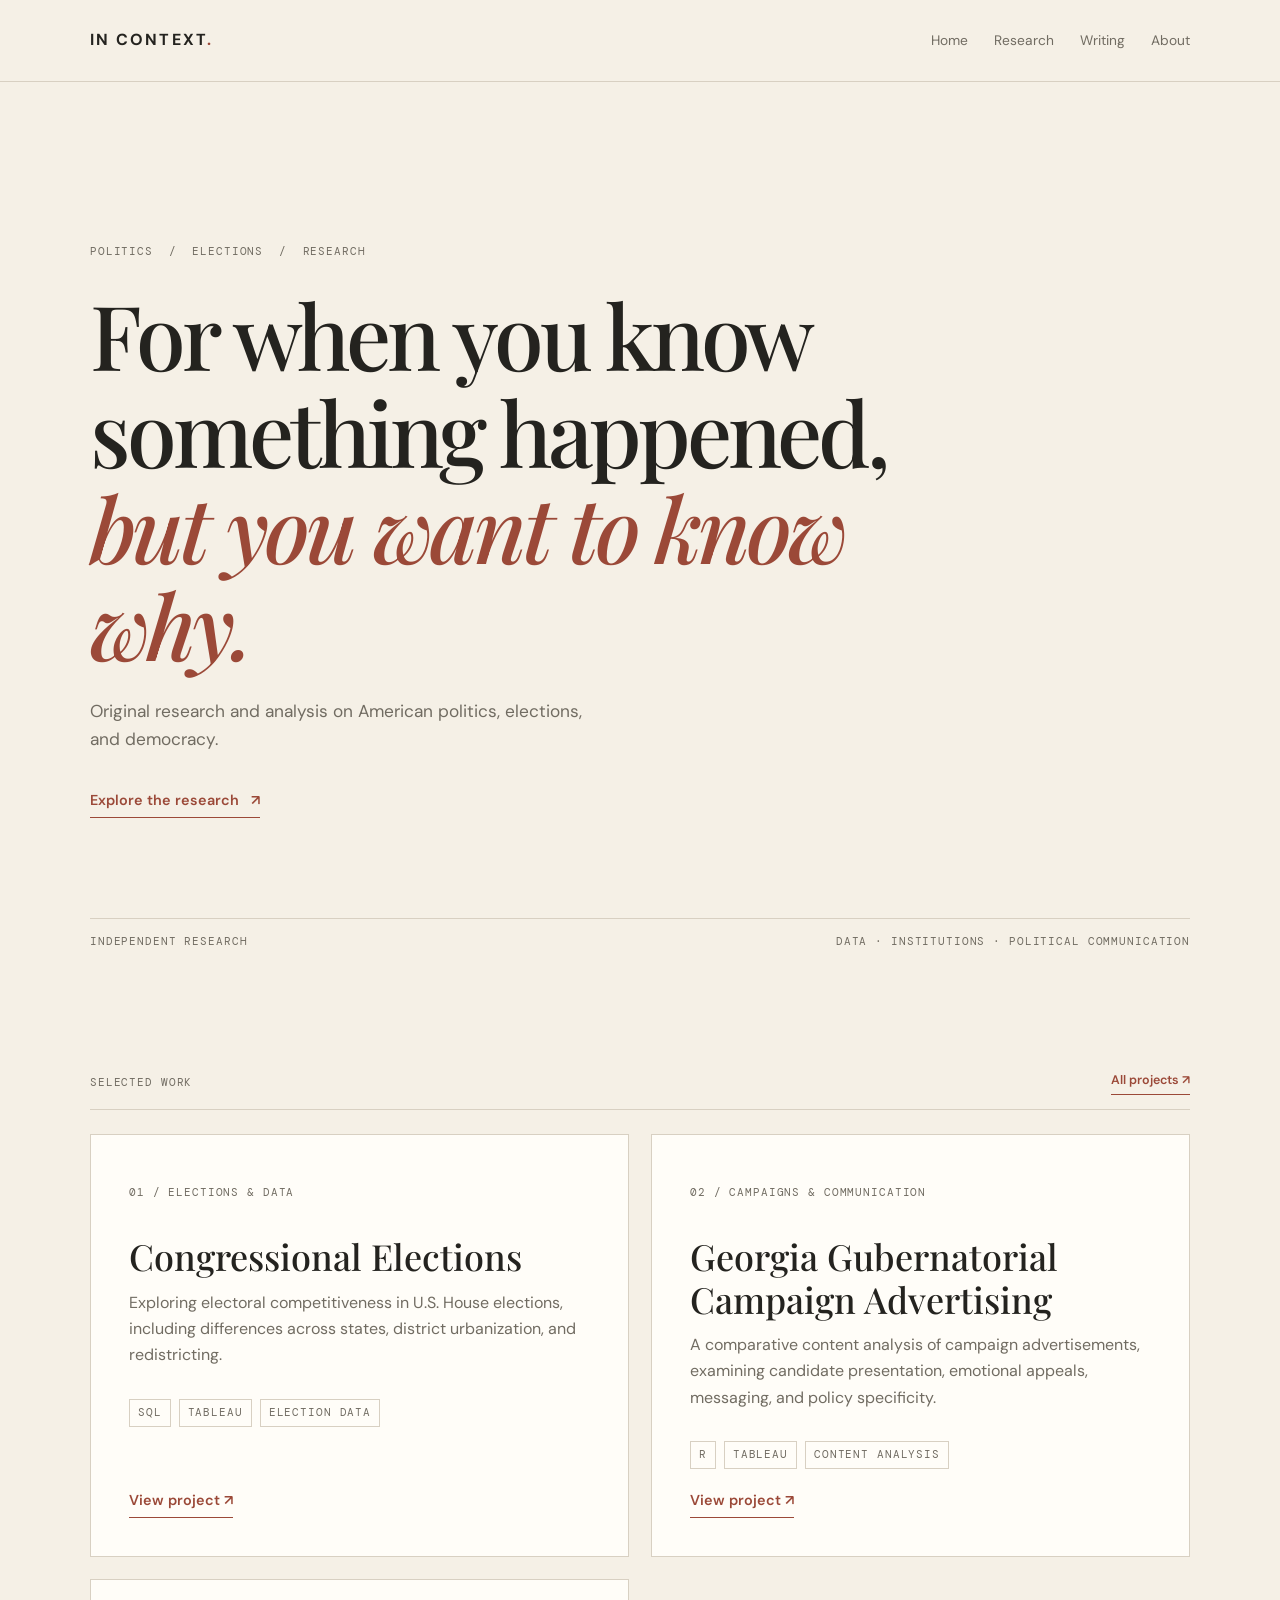
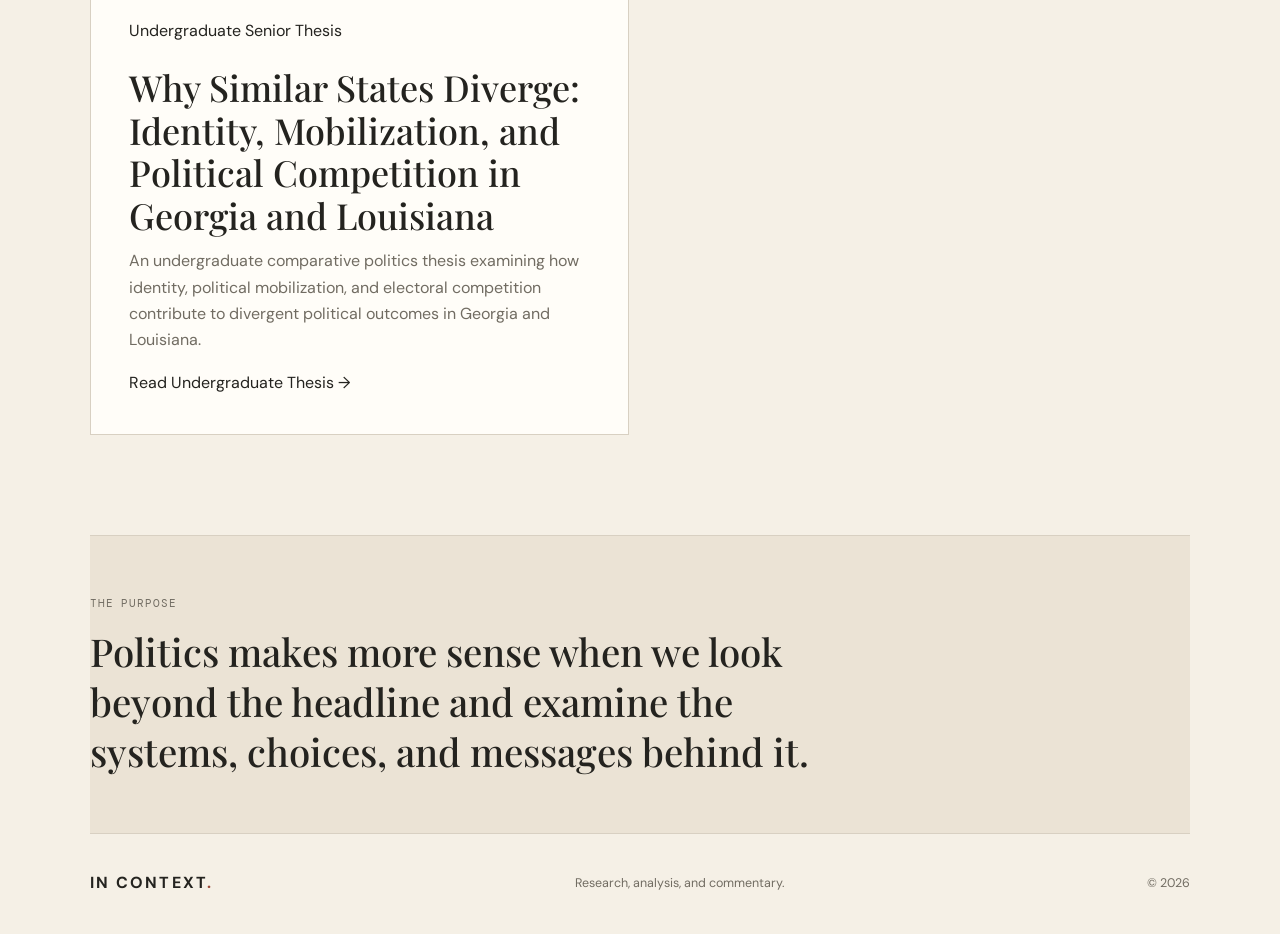
<file: index.html>
<!doctype html>
<html lang="en">
<head>
  <meta charset="utf-8"><meta name="viewport" content="width=device-width, initial-scale=1">
  <meta name="description" content="In Context — original research and analysis on American politics, elections, and democracy.">
  <title>Politics, Elections & Research | In Context</title><link rel="stylesheet" href="styles.css">
</head>
<body>
<header class="site-header">
  <a class="wordmark" href="index.html">IN CONTEXT<span>.</span></a>
  <nav aria-label="Main navigation">
    <a href="index.html">Home</a><a href="projects.html">Research</a><a href="writing.html">Writing</a><a href="about.html">About</a>
  </nav>
</header>
<main class="wrap">

<section class="hero">
  <p class="eyebrow">POLITICS&nbsp; / &nbsp;ELECTIONS&nbsp; / &nbsp;RESEARCH</p>
  <h1>For when you know something happened, <em>but you want to know why.</em></h1>
  <p class="hero-copy">Original research and analysis on American politics, elections, and democracy.</p>
  <a class="text-link" href="projects.html">Explore the research <span aria-hidden="true">↗</span></a>
  <div class="hero-note"><span>INDEPENDENT RESEARCH</span><span>DATA · INSTITUTIONS · POLITICAL COMMUNICATION</span></div>
</section>
<section class="section">
  <div class="section-heading"><p class="eyebrow">SELECTED WORK</p><a class="text-link small-link" href="projects.html">All projects ↗</a></div>
  <div class="project-grid">
    <article class="project-card"><p class="project-index">01 / ELECTIONS & DATA</p><h2>Congressional Elections</h2><p>Exploring electoral competitiveness in U.S. House elections, including differences across states, district urbanization, and redistricting.</p><div class="tag-list"><span>SQL</span><span>Tableau</span><span>Election data</span></div><a class="text-link" href="projects/congressional-elections.html">View project ↗</a></article>
    <article class="project-card"><p class="project-index">02 / CAMPAIGNS & COMMUNICATION</p><h2>Georgia Gubernatorial Campaign Advertising</h2><p>A comparative content analysis of campaign advertisements, examining candidate presentation, emotional appeals, messaging, and policy specificity.</p><div class="tag-list"><span>R</span><span>Tableau</span><span>Content analysis</span></div><a class="text-link" href="projects/georgia-campaign-advertising.html">View project ↗</a></article>
    <div class="project-card">
  <span class="project-category">
    Undergraduate Senior Thesis
  </span>

  <h2>
    Why Similar States Diverge: Identity, Mobilization,
    and Political Competition in Georgia and Louisiana
  </h2>

  <p>
    An undergraduate comparative politics thesis examining
    how identity, political mobilization, and electoral
    competition contribute to divergent political outcomes
    in Georgia and Louisiana.
  </p>

  <a href="https://github.com/amarecwoods/amarecwoods.github.io/blob/main/projects/Amare%20Woods%20Undergraduate%20Thesis%20.pdf" target="_blank"
     rel="noopener noreferrer">
    Read Undergraduate Thesis →
  </a>
</div>
  </div>
</section>
<section class="closing-band"><div class="closing-inner"><p class="eyebrow">THE PURPOSE</p><p>Politics makes more sense when we look beyond the headline and examine the systems, choices, and messages behind it.</p></div></section>

</main>
<footer class="site-footer wrap">
  <a class="wordmark" href="index.html">IN CONTEXT<span>.</span></a>
  <span>Research, analysis, and commentary.</span><span>© 2026</span>
</footer>
</body></html>
</file>
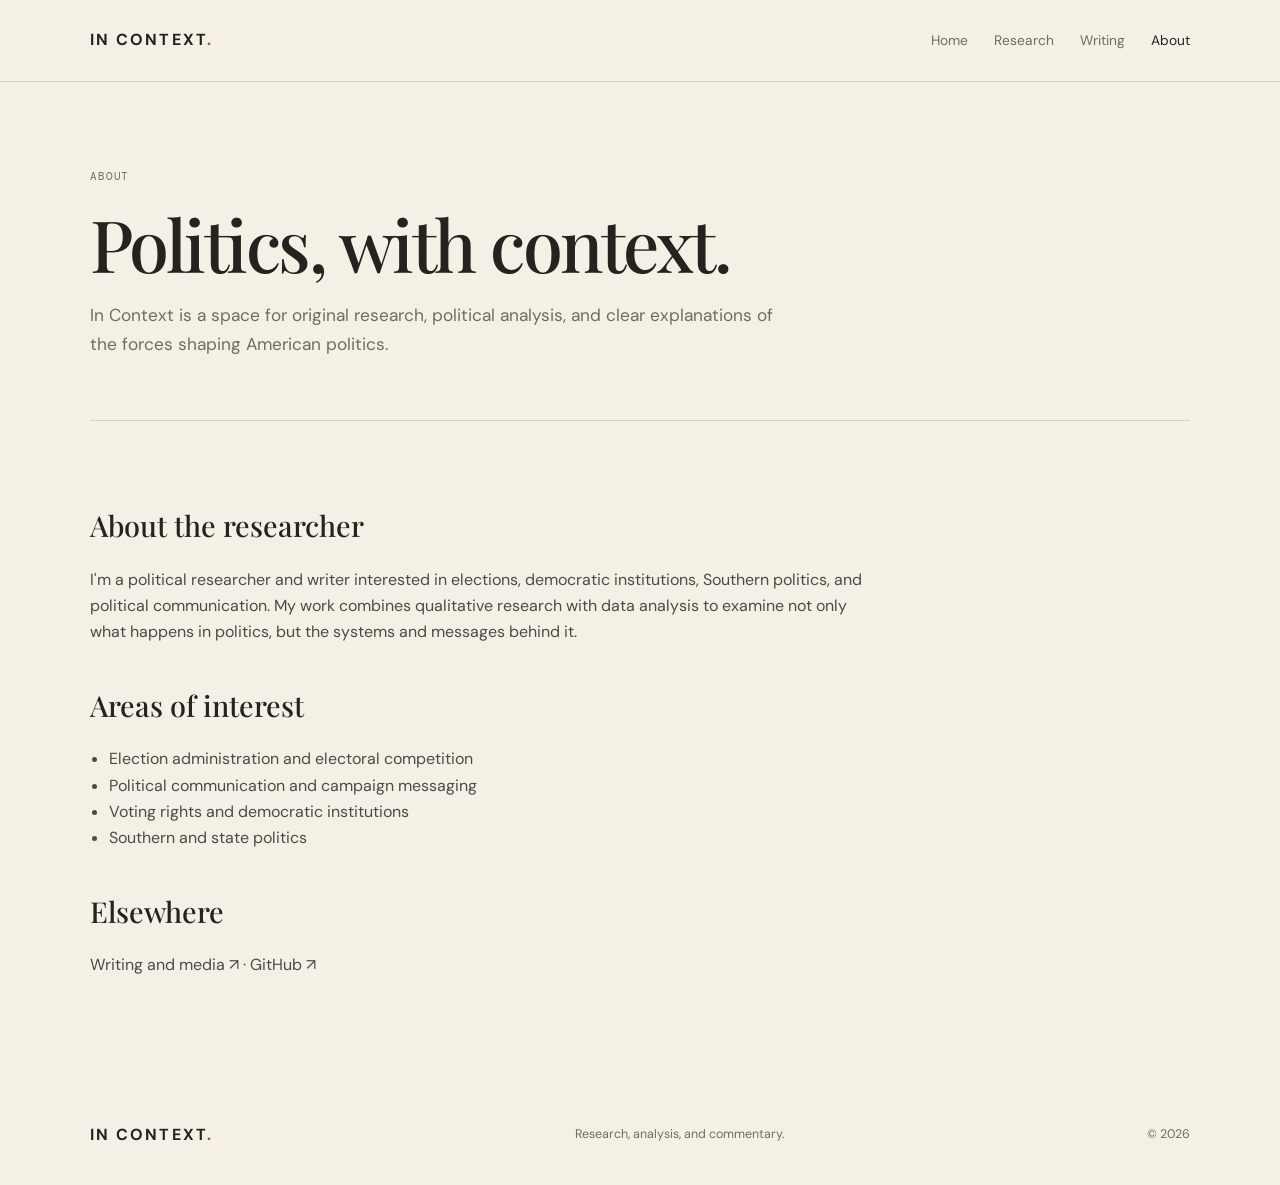
<file: about.html>
<!doctype html>
<html lang="en">
<head>
  <meta charset="utf-8"><meta name="viewport" content="width=device-width, initial-scale=1">
  <meta name="description" content="About In Context and its research focus.">
  <title>About | In Context</title><link rel="stylesheet" href="styles.css">
</head>
<body>
<header class="site-header">
  <a class="wordmark" href="index.html">IN CONTEXT<span>.</span></a>
  <nav aria-label="Main navigation">
    <a href="index.html">Home</a><a href="projects.html">Research</a><a href="writing.html">Writing</a><a href="about.html" aria-current="page">About</a>
  </nav>
</header>
<main class="wrap">

<section class="page-hero"><p class="eyebrow">ABOUT</p><h1>Politics, with context.</h1><p class="lede">In Context is a space for original research, political analysis, and clear explanations of the forces shaping American politics.</p></section>
<section class="content">
  <h2>About the researcher</h2>
  <p>I'm a political researcher and writer interested in elections, democratic institutions, Southern politics, and political communication. My work combines qualitative research with data analysis to examine not only what happens in politics, but the systems and messages behind it.</p>
  <h2>Areas of interest</h2>
  <ul><li>Election administration and electoral competition</li><li>Political communication and campaign messaging</li><li>Voting rights and democratic institutions</li><li>Southern and state politics</li></ul>
  <h2>Elsewhere</h2>
  <p><a href="writing.html">Writing and media ↗</a> · <a href="https://github.com/amarecwoods" target="_blank" rel="noopener noreferrer">GitHub ↗</a></p>
</section>

</main>
<footer class="site-footer wrap">
  <a class="wordmark" href="index.html">IN CONTEXT<span>.</span></a>
  <span>Research, analysis, and commentary.</span><span>© 2026</span>
</footer>
</body></html>
</file>
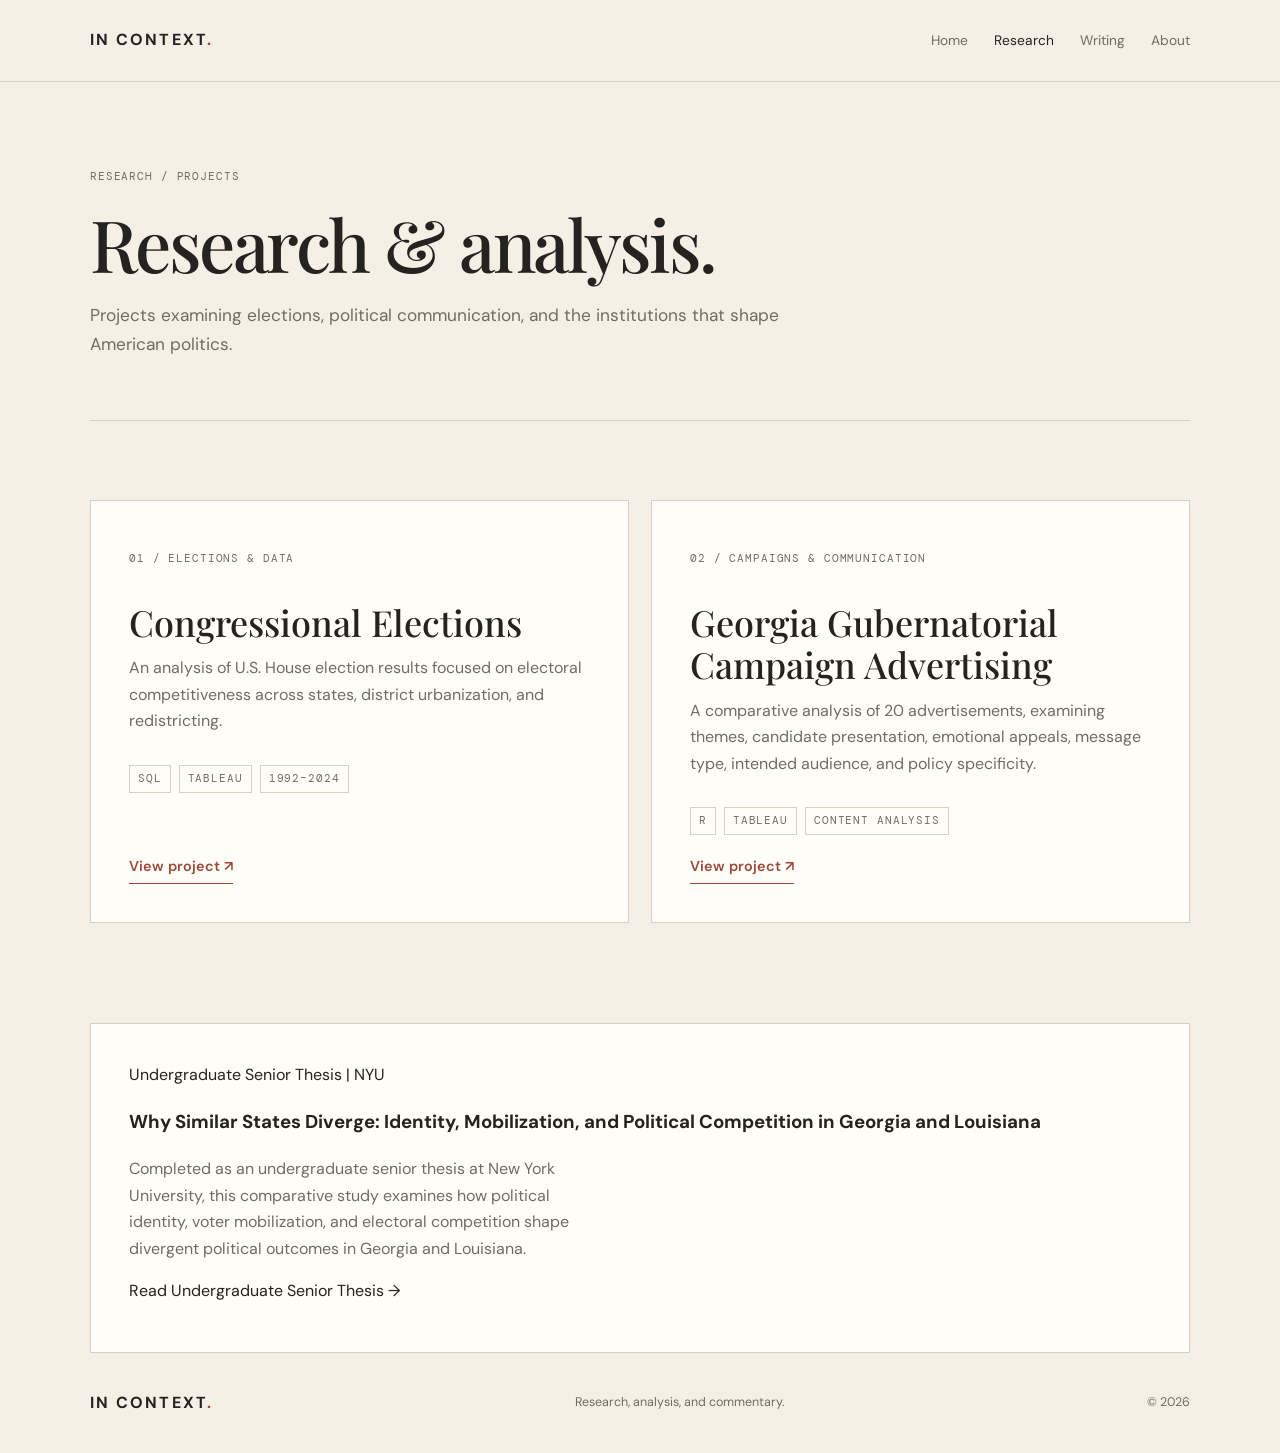
<file: projects.html>
<!doctype html>
<html lang="en">
<head>
  <meta charset="utf-8"><meta name="viewport" content="width=device-width, initial-scale=1">
  <meta name="description" content="Research projects on elections and political communication.">
  <title>Research | In Context</title><link rel="stylesheet" href="styles.css">
</head>
<body>
<header class="site-header">
  <a class="wordmark" href="index.html">IN CONTEXT<span>.</span></a>
  <nav aria-label="Main navigation">
    <a href="index.html">Home</a><a href="projects.html" aria-current="page">Research</a><a href="writing.html">Writing</a><a href="about.html">About</a>
  </nav>
</header>
<main class="wrap">

<section class="page-hero"><p class="eyebrow">RESEARCH / PROJECTS</p><h1>Research & analysis.</h1><p class="lede">Projects examining elections, political communication, and the institutions that shape American politics.</p></section>
<section class="section"><div class="project-grid">
  <article class="project-card"><p class="project-index">01 / ELECTIONS & DATA</p><h2>Congressional Elections</h2><p>An analysis of U.S. House election results focused on electoral competitiveness across states, district urbanization, and redistricting.</p><div class="tag-list"><span>SQL</span><span>Tableau</span><span>1992–2024</span></div><a class="text-link" href="projects/congressional-elections.html">View project ↗</a></article>
  <article class="project-card"><p class="project-index">02 / CAMPAIGNS & COMMUNICATION</p><h2>Georgia Gubernatorial Campaign Advertising</h2><p>A comparative analysis of 20 advertisements, examining themes, candidate presentation, emotional appeals, message type, intended audience, and policy specificity.</p><div class="tag-list"><span>R</span><span>Tableau</span><span>Content analysis</span></div><a class="text-link" href="projects/georgia-campaign-advertising.html">View project ↗</a></article>
</div></section>
<div class="project-card">
  <span class="project-category">
    Undergraduate Senior Thesis | NYU
  </span>

  <h3>
    Why Similar States Diverge: Identity, Mobilization,
    and Political Competition in Georgia and Louisiana
  </h3>

  <p>
    Completed as an undergraduate senior thesis at
    New York University, this comparative study examines
    how political identity, voter mobilization, and
    electoral competition shape divergent political
    outcomes in Georgia and Louisiana.
  </p>

  <a href="https://github.com/amarecwoods/amarecwoods.github.io/blob/main/projects/Amare%20Woods%20Thesis%20.pdf" target="_blank"
     rel="noopener noreferrer">
    Read Undergraduate Senior Thesis →
  </a>
</div>
</main>
<footer class="site-footer wrap">
  <a class="wordmark" href="index.html">IN CONTEXT<span>.</span></a>
  <span>Research, analysis, and commentary.</span><span>© 2026</span>
</footer>
</body></html>
</file>
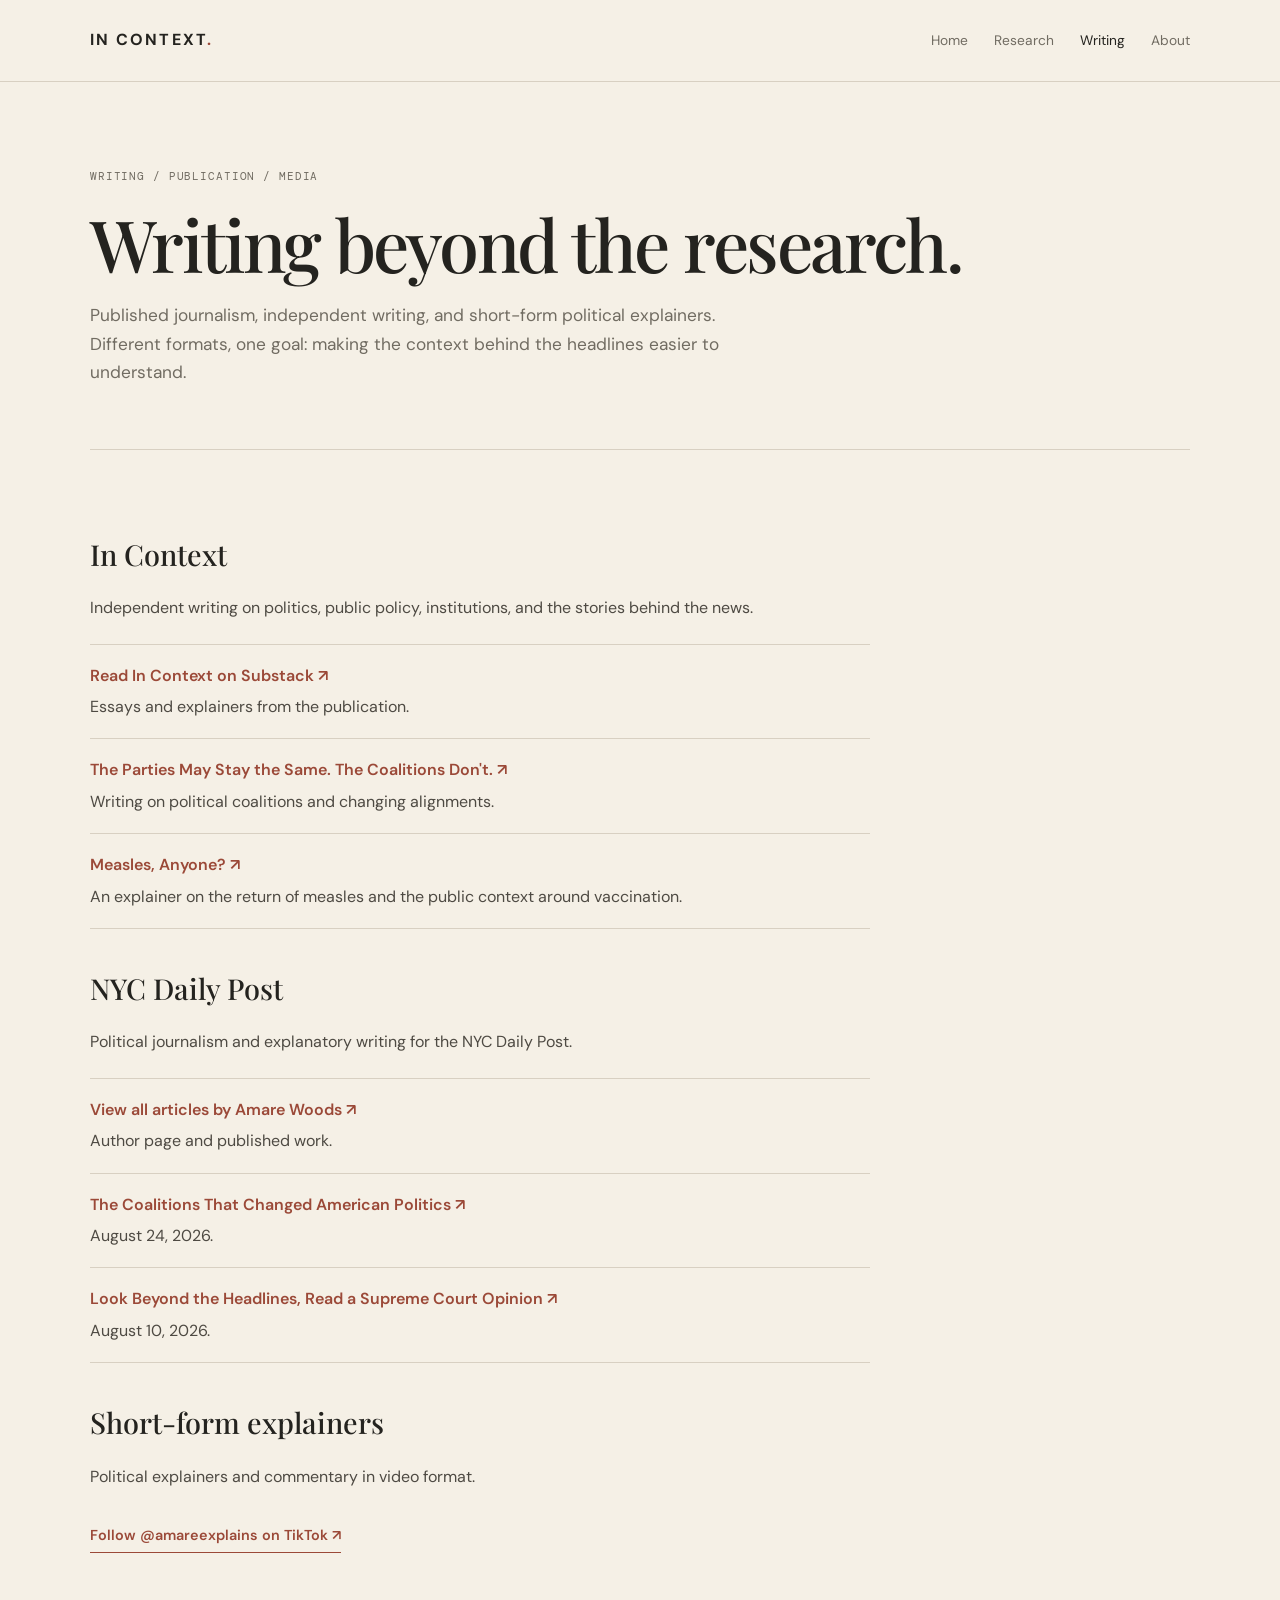
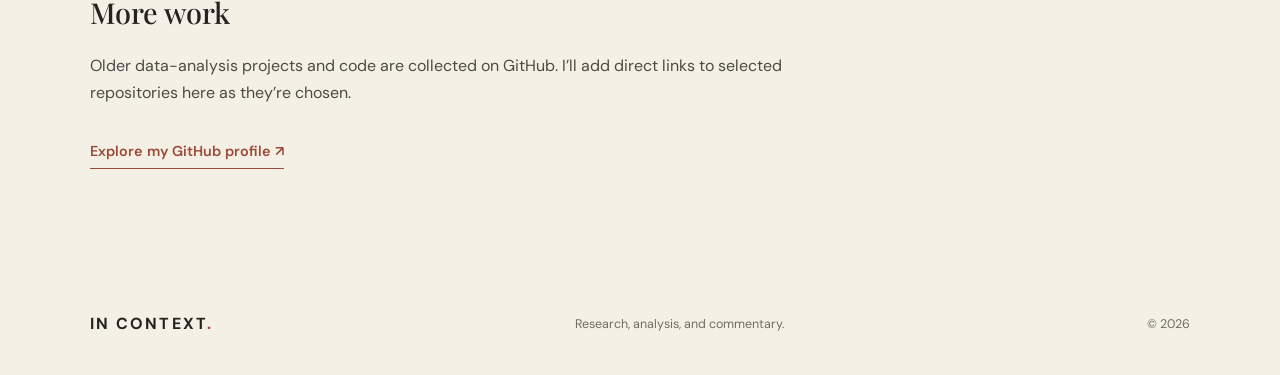
<file: writing.html>
<!doctype html>
<html lang="en">
<head>
  <meta charset="utf-8"><meta name="viewport" content="width=device-width, initial-scale=1">
  <meta name="description" content="Published journalism, independent writing, and short-form political explainers by Amare Woods.">
  <title>Writing & Media | In Context</title><link rel="stylesheet" href="styles.css">
</head>
<body>
<header class="site-header">
  <a class="wordmark" href="index.html">IN CONTEXT<span>.</span></a>
  <nav aria-label="Main navigation">
    <a href="index.html">Home</a><a href="projects.html">Research</a><a href="writing.html" aria-current="page">Writing</a><a href="about.html">About</a>
  </nav>
</header>
<main class="wrap">

<section class="page-hero"><p class="eyebrow">WRITING / PUBLICATION / MEDIA</p><h1>Writing beyond the research.</h1><p class="lede">Published journalism, independent writing, and short-form political explainers. Different formats, one goal: making the context behind the headlines easier to understand.</p></section>
<section class="content">
  <h2>In Context</h2>
  <p>Independent writing on politics, public policy, institutions, and the stories behind the news.</p>
  <ul class="link-list">
    <li><a href="https://amarewoods.substack.com/" target="_blank" rel="noopener noreferrer">Read In Context on Substack ↗</a><p>Essays and explainers from the publication.</p></li>
    <li><a href="https://amarewoods.substack.com/p/the-parties-may-stay-the-samethe?r=49h18p" target="_blank" rel="noopener noreferrer">The Parties May Stay the Same. The Coalitions Don't. ↗</a><p>Writing on political coalitions and changing alignments.</p></li>
    <li><a href="https://amarewoods.substack.com/p/measles-anyone?r=49h18p" target="_blank" rel="noopener noreferrer">Measles, Anyone? ↗</a><p>An explainer on the return of measles and the public context around vaccination.</p></li>
  </ul>
  <h2>NYC Daily Post</h2>
  <p>Political journalism and explanatory writing for the NYC Daily Post.</p>
  <ul class="link-list">
    <li><a href="https://nycdailypost.com/author/amare-woods/" target="_blank" rel="noopener noreferrer">View all articles by Amare Woods ↗</a><p>Author page and published work.</p></li>
    <li><a href="https://nycdailypost.com/2026/08/24/politics/coalitions-changed-american-politics/" target="_blank" rel="noopener noreferrer">The Coalitions That Changed American Politics ↗</a><p>August 24, 2026.</p></li>
    <li><a href="https://nycdailypost.com/2026/08/10/politics/beyond-the-headlines-supreme-court-opinion/" target="_blank" rel="noopener noreferrer">Look Beyond the Headlines, Read a Supreme Court Opinion ↗</a><p>August 10, 2026.</p></li>
  </ul>
  <h2>Short-form explainers</h2>
  <p>Political explainers and commentary in video format.</p>
  <p><a class="text-link" href="https://www.tiktok.com/@amareexplains" target="_blank" rel="noopener noreferrer">Follow @amareexplains on TikTok ↗</a></p>
  <h2>More work</h2>
  <p>Older data-analysis projects and code are collected on GitHub. I’ll add direct links to selected repositories here as they’re chosen.</p>
  <p><a class="text-link" href="https://github.com/amarecwoods" target="_blank" rel="noopener noreferrer">Explore my GitHub profile ↗</a></p>
</section>

</main>
<footer class="site-footer wrap">
  <a class="wordmark" href="index.html">IN CONTEXT<span>.</span></a>
  <span>Research, analysis, and commentary.</span><span>© 2026</span>
</footer>
</body></html>
</file>
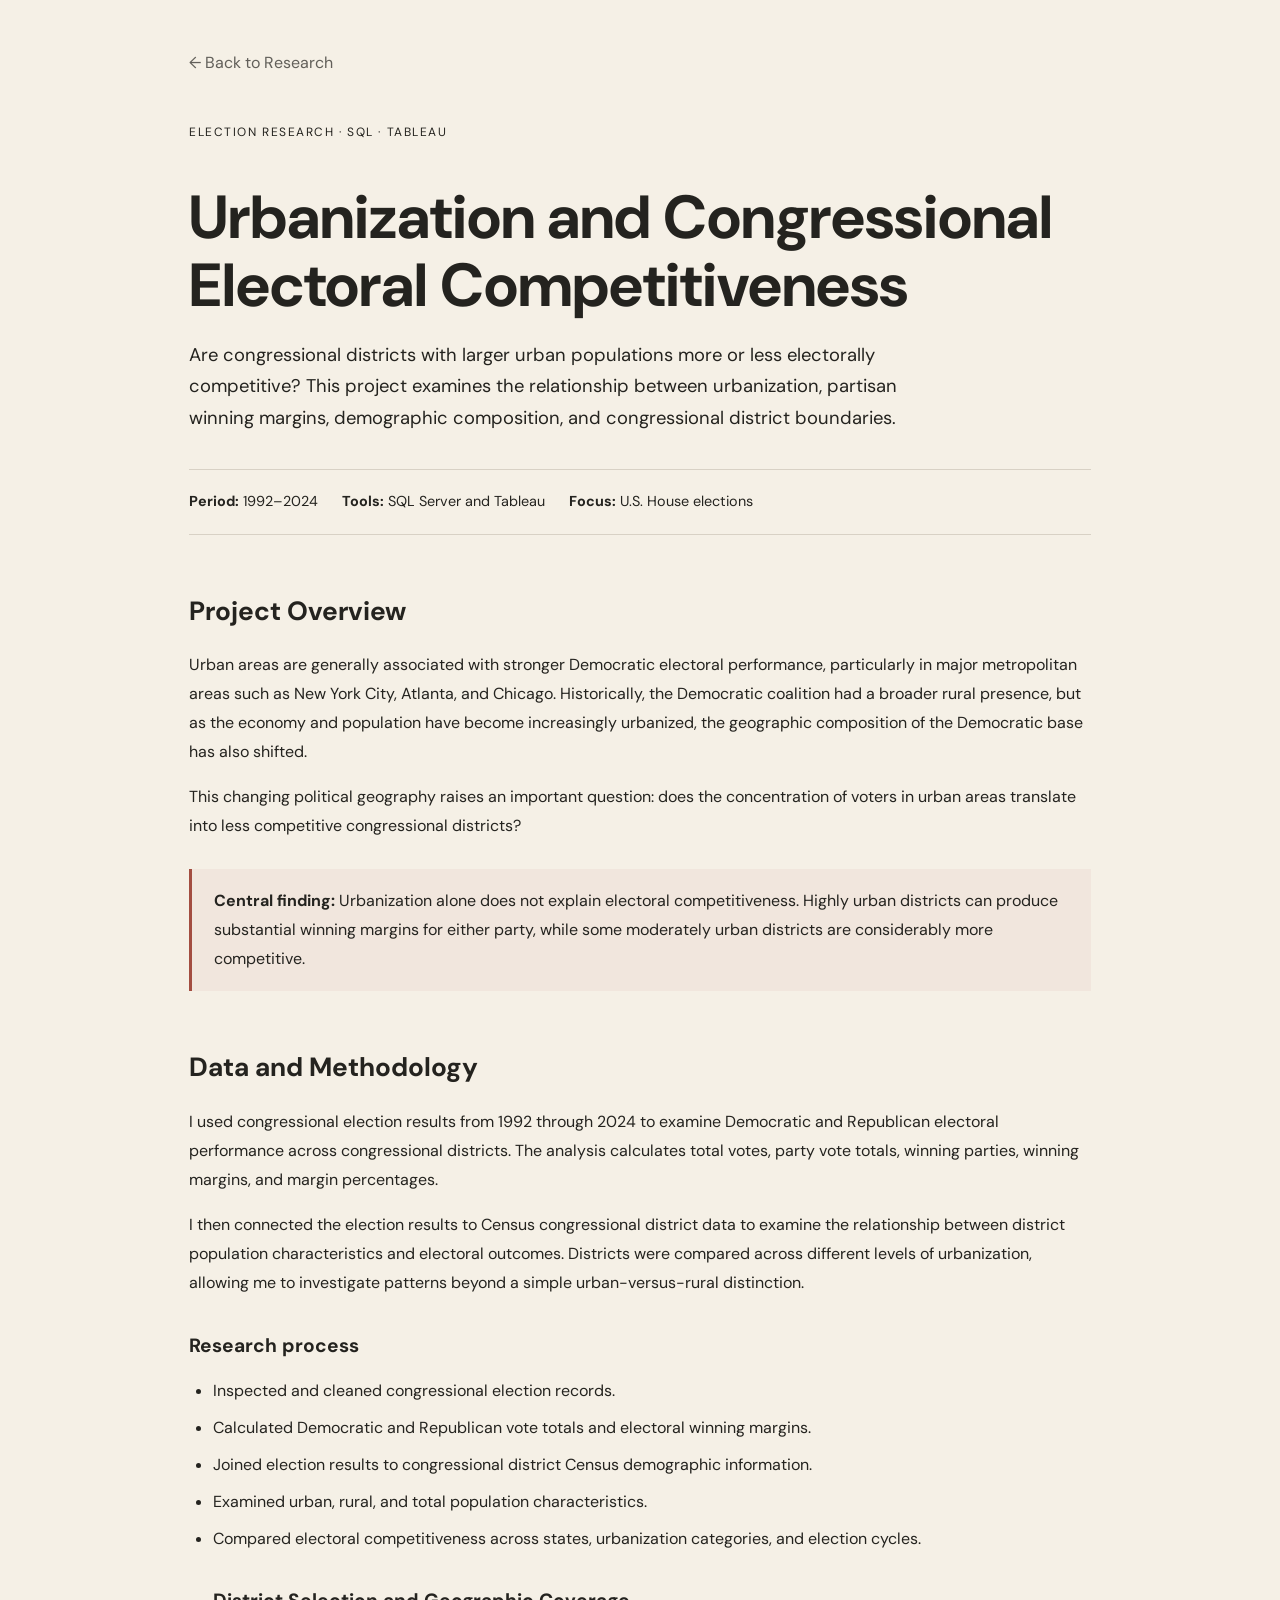
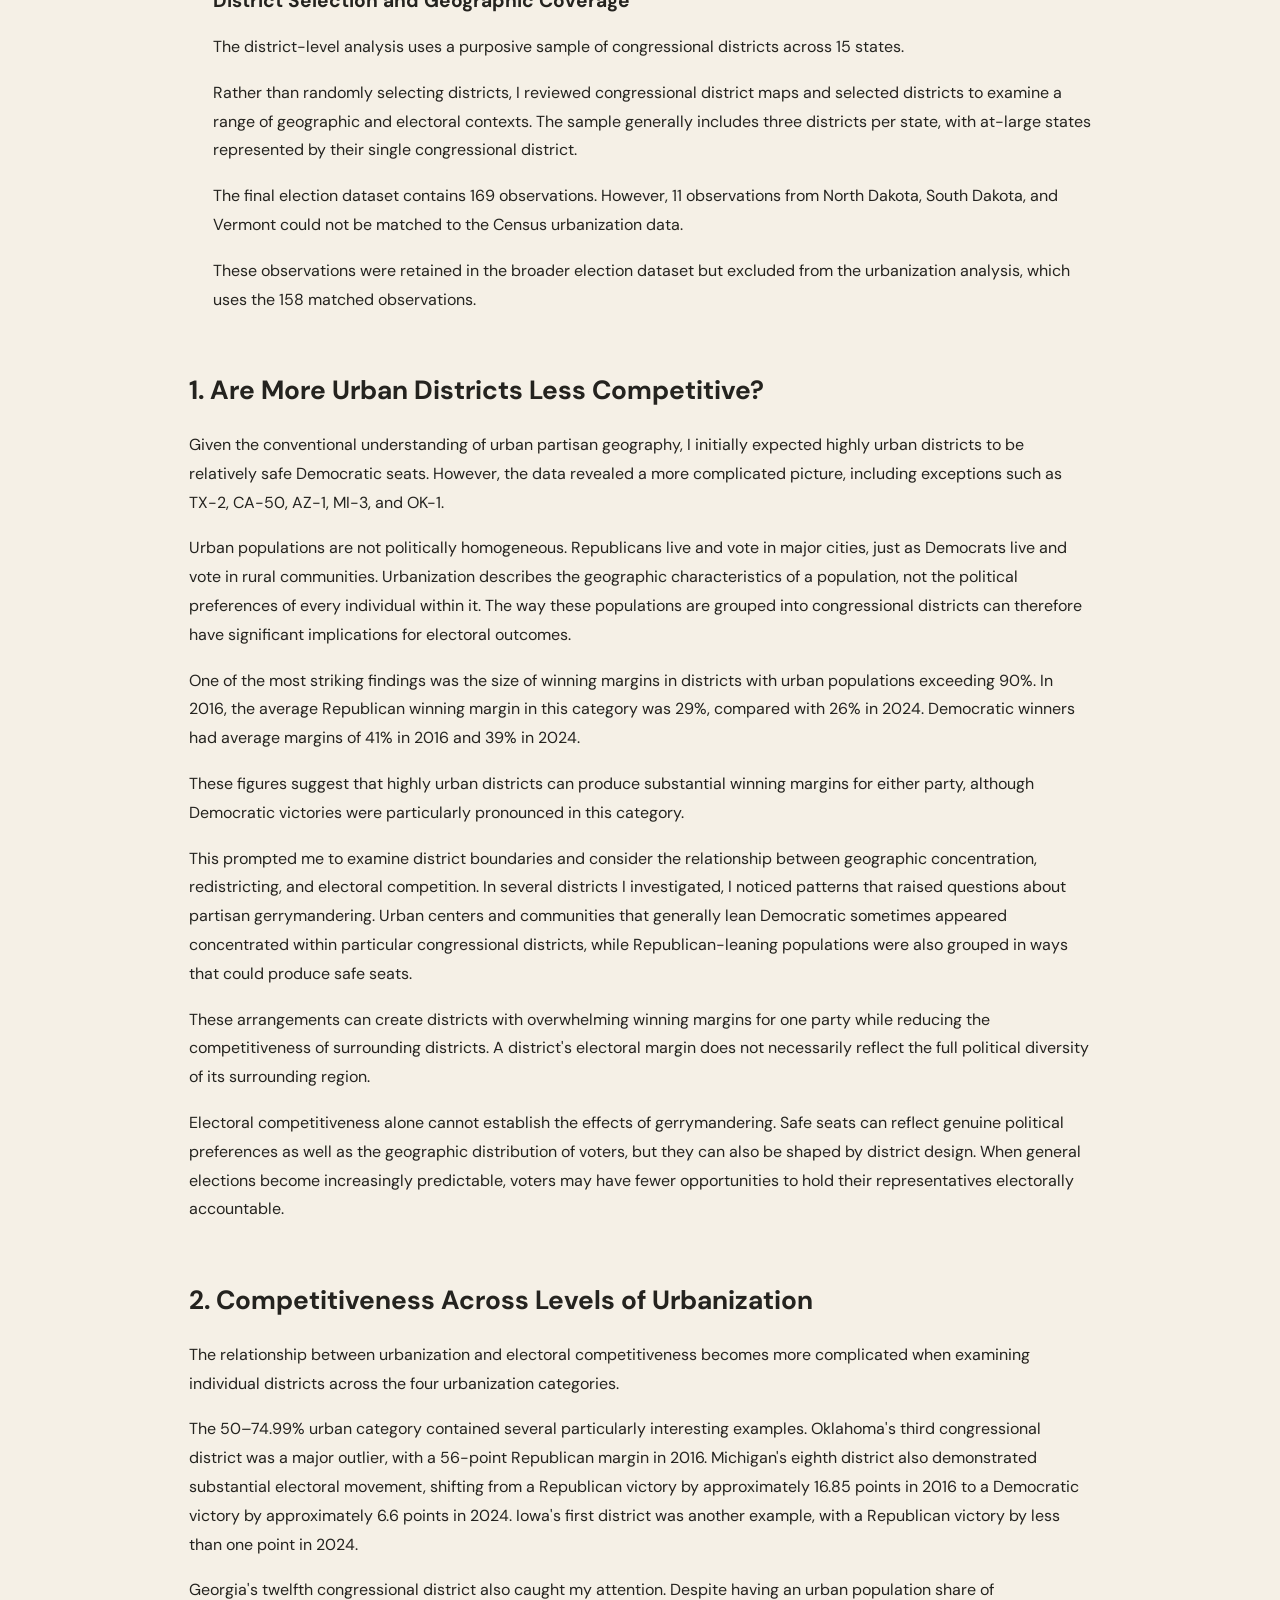
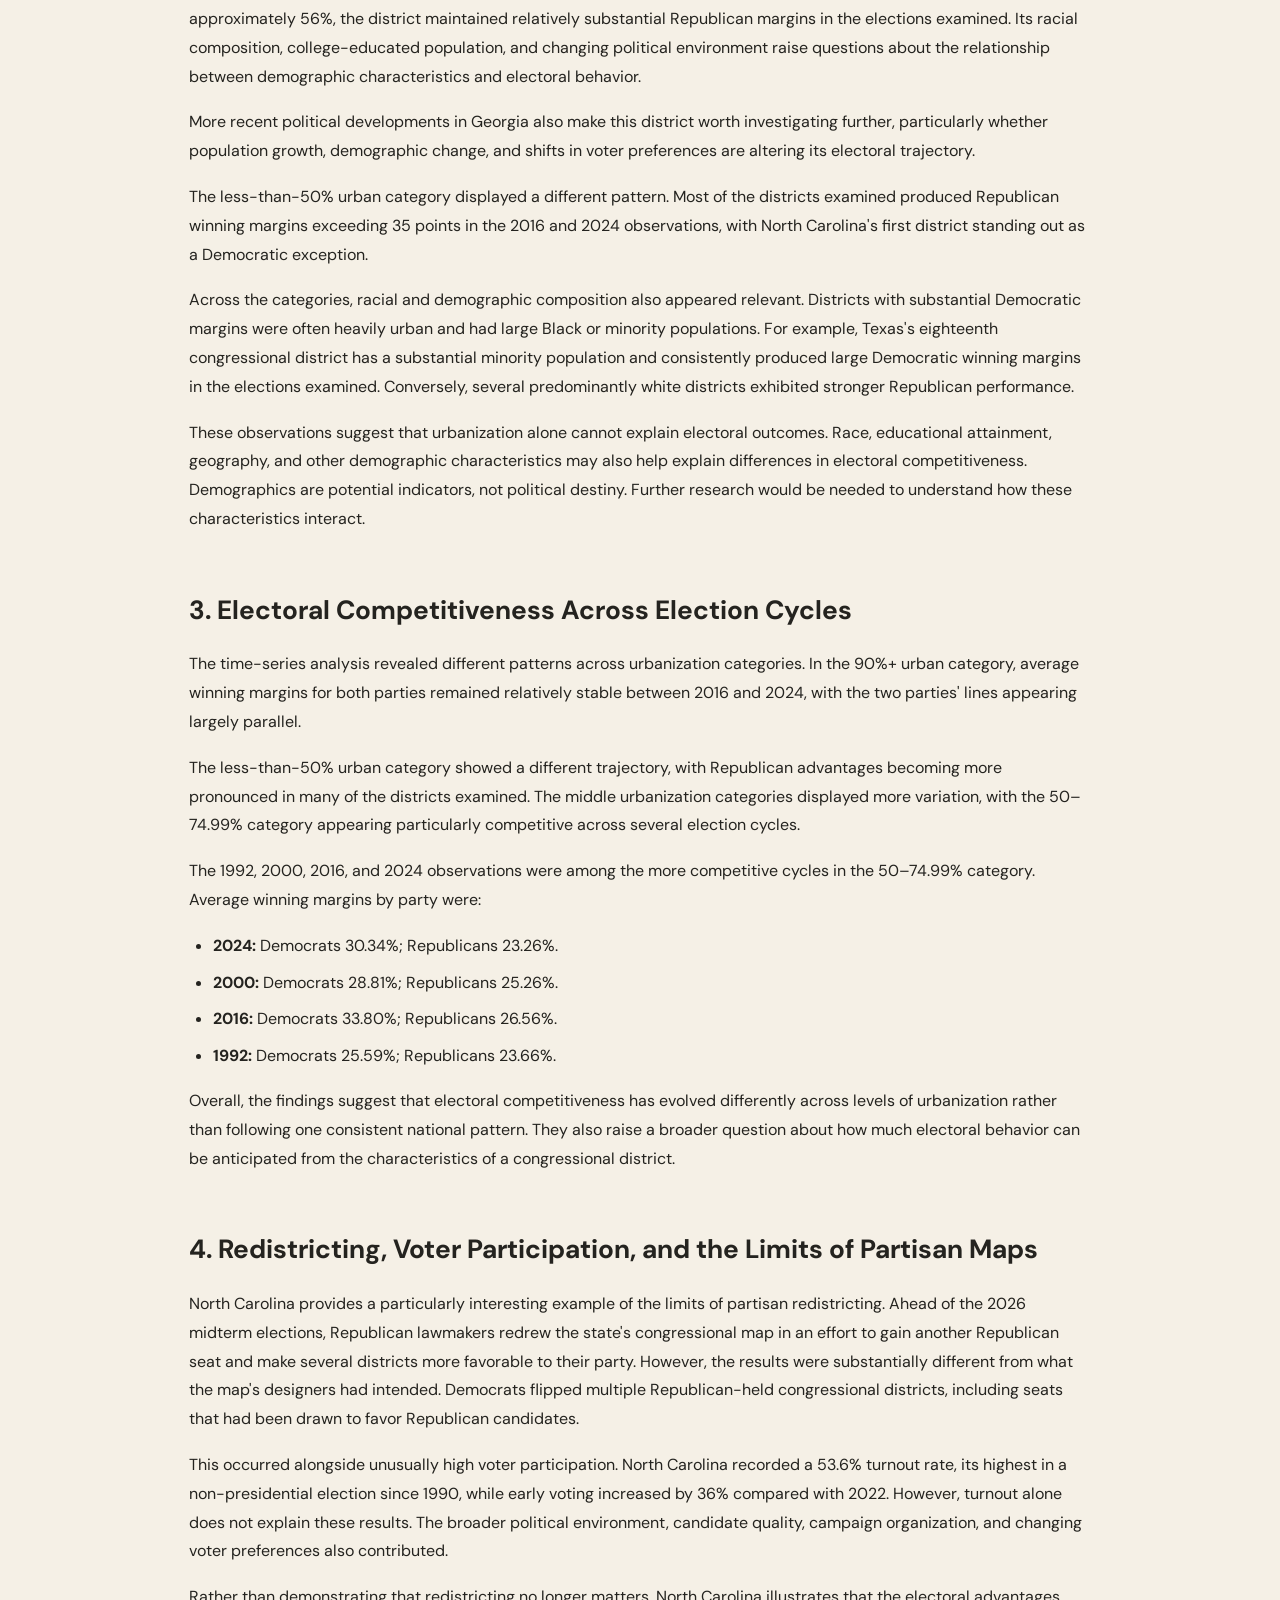
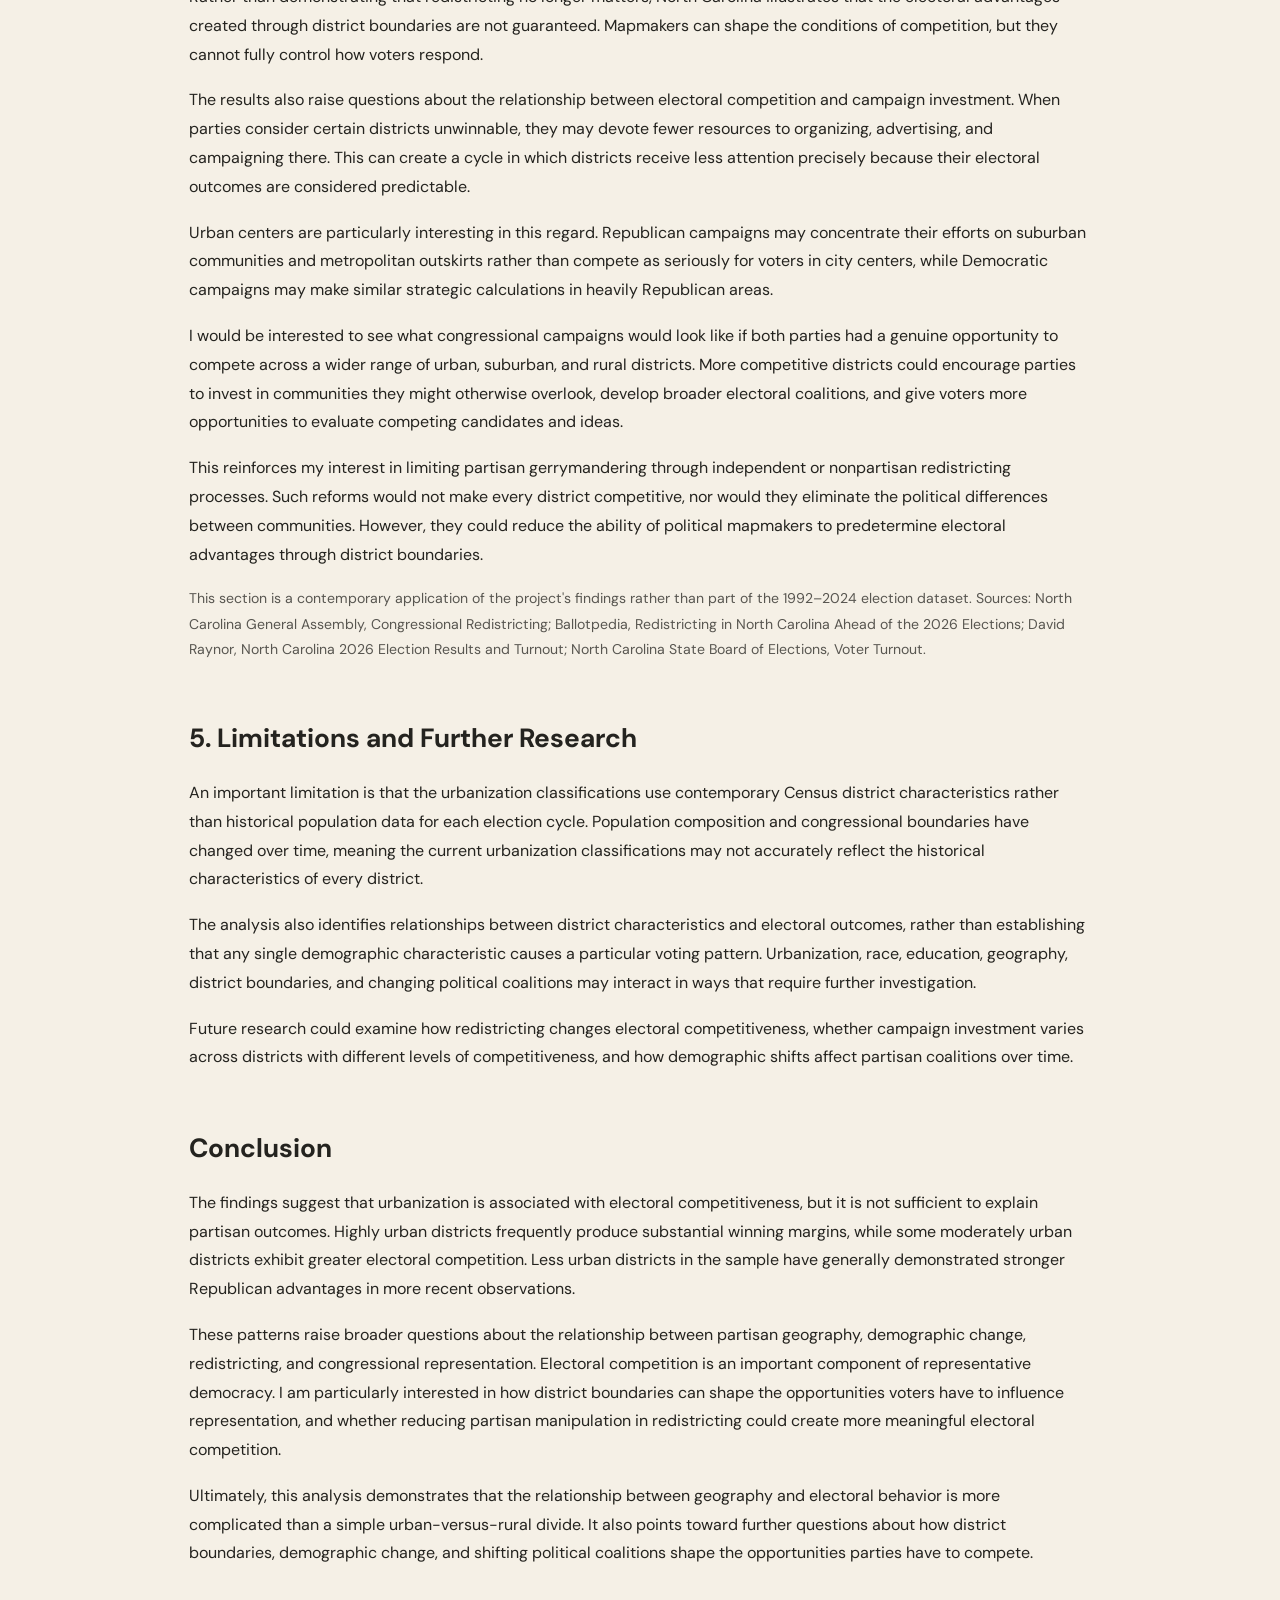
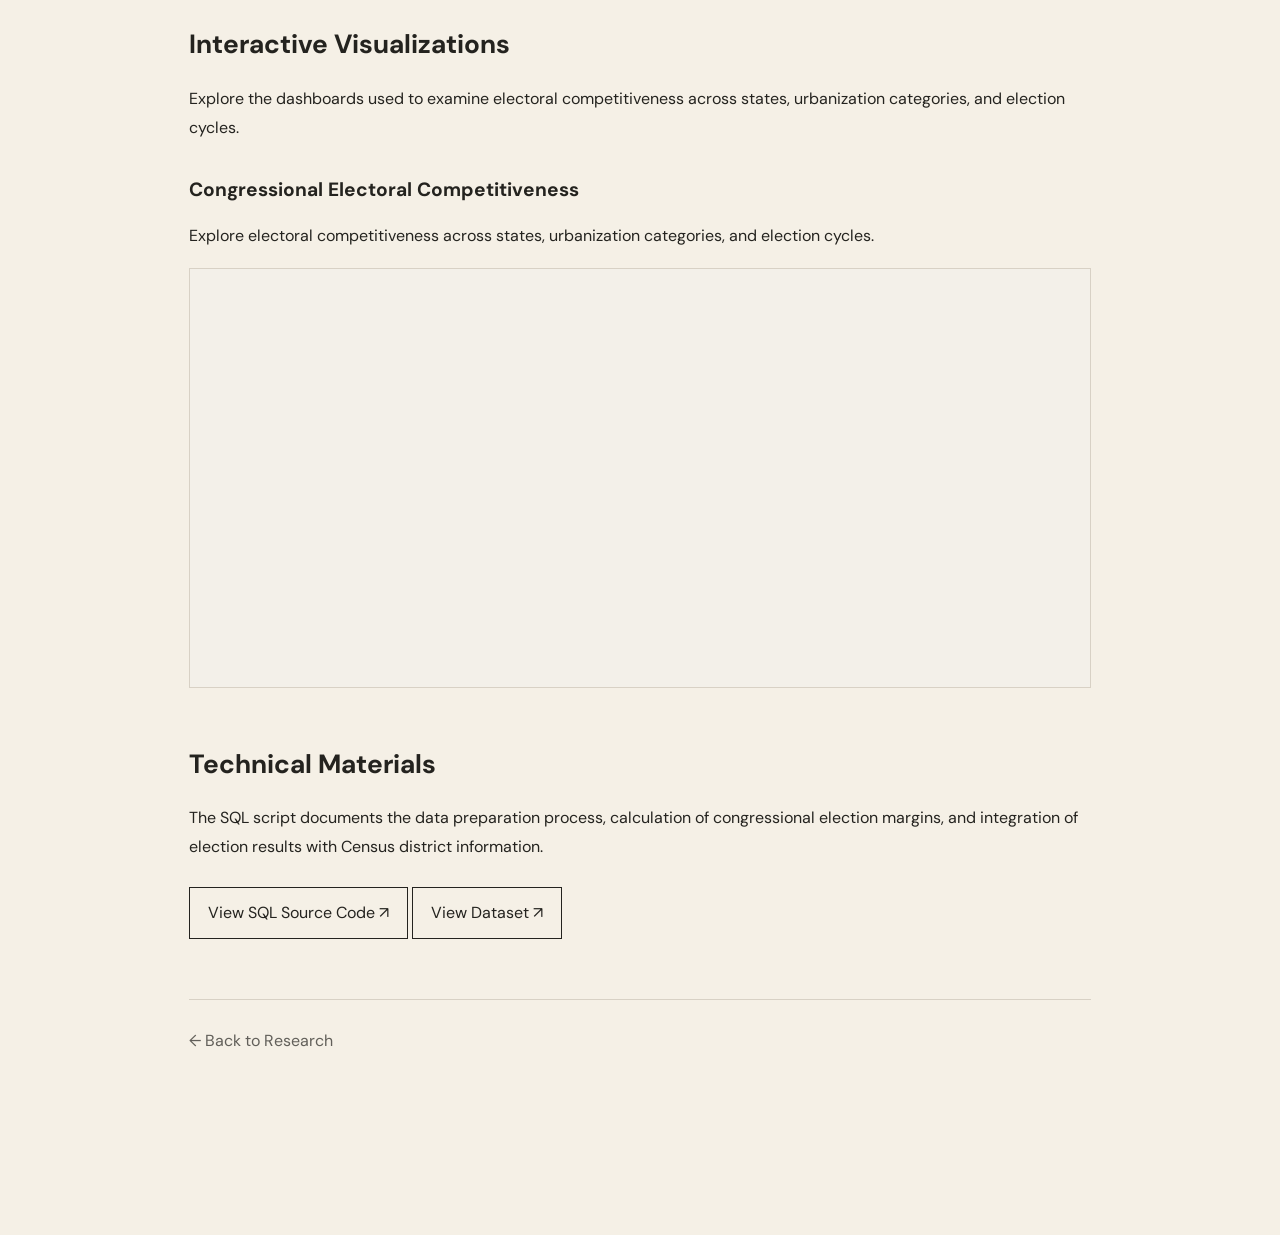
<file: projects/congressional-elections.html>
<!DOCTYPE html>
<html lang="en">
<head>
  <meta charset="UTF-8">
  <meta name="viewport" content="width=device-width, initial-scale=1.0">
  <title>Urbanization and Congressional Electoral Competitiveness | In Context</title>
  <link rel="stylesheet" href="../styles.css">

  <style>
    .project-page {
      max-width: 950px;
      margin: 0 auto;
      padding: 50px 24px 90px;
    }

    .project-back {
      display: inline-block;
      margin-bottom: 35px;
      color: inherit;
      text-decoration: none;
      opacity: .7;
    }

    .project-label {
      font-size: .75rem;
      letter-spacing: .13em;
      text-transform: uppercase;
      margin-bottom: 15px;
    }

    .project-page h1 {
      font-size: clamp(2.2rem, 5vw, 3.8rem);
      line-height: 1.12;
      margin-bottom: 20px;
    }

    .project-deck {
      font-size: 1.15rem;
      line-height: 1.7;
      max-width: 760px;
      margin-bottom: 35px;
    }

    .project-meta {
      display: flex;
      flex-wrap: wrap;
      gap: 10px 24px;
      padding: 20px 0;
      margin: 25px 0 45px;
      border-top: 1px solid #d8d1c5;
      border-bottom: 1px solid #d8d1c5;
      font-size: .9rem;
    }

    .project-section {
      margin: 55px 0;
    }

    .project-section h2 {
      font-size: 1.65rem;
      margin-bottom: 18px;
    }

    .project-section h3 {
      font-size: 1.2rem;
      margin: 32px 0 12px;
    }

    .project-section p,
    .project-section li {
      font-size: 1rem;
      line-height: 1.8;
    }

    .project-section p {
      margin-bottom: 17px;
    }

    .project-section ul {
      padding-left: 24px;
    }

    .project-section li {
      margin-bottom: 8px;
    }

    .project-callout {
      border-left: 3px solid #a34d40;
      padding: 18px 22px;
      margin: 28px 0;
      background: rgba(163, 77, 64, .06);
    }

    .project-callout p {
      margin: 0;
    }

    .dashboard {
      margin: 28px 0 42px;
    }

    .dashboard-frame {
      width: 100%;
      min-height: 420px;
      border: 1px solid #d8d1c5;
      background: #f3f0e9;
      display: flex;
      align-items: center;
      justify-content: center;
      text-align: center;
      padding: 25px;
      box-sizing: border-box;
    }

    .dashboard-frame iframe {
      width: 100%;
      height: 600px;
      border: none;
    }

    .dashboard-placeholder {
      max-width: 450px;
      color: #665f57;
    }

    .dashboard-placeholder p {
      font-size: .9rem;
    }

    .technical-link {
      display: inline-block;
      margin-top: 8px;
      padding: 12px 18px;
      border: 1px solid currentColor;
      text-decoration: none;
    }

    .technical-link:hover {
      opacity: .7;
    }

    .project-note {
      font-size: .88rem !important;
      opacity: .75;
    }

    .project-footer {
      border-top: 1px solid #d8d1c5;
      padding-top: 28px;
      margin-top: 60px;
    }

    @media (max-width: 600px) {
      .project-page {
        padding: 30px 18px 60px;
      }

      .dashboard-frame iframe {
        height: 450px;
      }
    }
  </style>
</head>

<body>

  <main class="project-page">

    <a class="project-back" href="../projects.html">← Back to Research</a>

    <p class="project-label">Election Research · SQL · Tableau</p>

    <h1>Urbanization and Congressional Electoral Competitiveness</h1>

    <p class="project-deck">
      Are congressional districts with larger urban populations more
      or less electorally competitive? This project examines the
      relationship between urbanization, partisan winning margins,
      demographic composition, and congressional district boundaries.
    </p>

    <div class="project-meta">
      <span><strong>Period:</strong> 1992–2024</span>
      <span><strong>Tools:</strong> SQL Server and Tableau</span>
      <span><strong>Focus:</strong> U.S. House elections</span>
    </div>

    <section class="project-section">
      <h2>Project Overview</h2>

      <p>
        Urban areas are generally associated with stronger Democratic
        electoral performance, particularly in major metropolitan
        areas such as New York City, Atlanta, and Chicago. Historically,
        the Democratic coalition had a broader rural presence, but as
        the economy and population have become increasingly urbanized,
        the geographic composition of the Democratic base has also
        shifted.
      </p>

      <p>
        This changing political geography raises an important question:
        does the concentration of voters in urban areas translate into
        less competitive congressional districts?
      </p>

      <div class="project-callout">
        <p>
          <strong>Central finding:</strong> Urbanization alone does not
          explain electoral competitiveness. Highly urban districts
          can produce substantial winning margins for either party,
          while some moderately urban districts are considerably more
          competitive.
        </p>
      </div>
    </section>

    <section class="project-section">
      <h2>Data and Methodology</h2>

      <p>
        I used congressional election results from 1992 through 2024
        to examine Democratic and Republican electoral performance
        across congressional districts. The analysis calculates
        total votes, party vote totals, winning parties, winning
        margins, and margin percentages.
      </p>

      <p>
        I then connected the election results to Census congressional
        district data to examine the relationship between district
        population characteristics and electoral outcomes. Districts
        were compared across different levels of urbanization, allowing
        me to investigate patterns beyond a simple urban-versus-rural
        distinction.
      </p>

      <h3>Research process</h3>

      <ul>
        <li>Inspected and cleaned congressional election records.</li>
        <li>
          Calculated Democratic and Republican vote totals and
          electoral winning margins.
        </li>
        <li>
          Joined election results to congressional district Census
          demographic information.
        </li>
        <li>
          Examined urban, rural, and total population characteristics.
        </li>
        <li>
          Compared electoral competitiveness across states,
          urbanization categories, and election cycles.
        </li>
       <h3>District Selection and Geographic Coverage</h3>

<p>
  The district-level analysis uses a purposive sample of
  congressional districts across 15 states.
</p>

<p>
  Rather than randomly selecting districts, I reviewed
  congressional district maps and selected districts to
  examine a range of geographic and electoral contexts.
  The sample generally includes three districts per state,
  with at-large states represented by their single
  congressional district.
</p>

<p>
  The final election dataset contains 169 observations.
  However, 11 observations from North Dakota, South
  Dakota, and Vermont could not be matched to the Census
  urbanization data.
</p>

<p>
  These observations were retained in the broader election
  dataset but excluded from the urbanization analysis,
  which uses the 158 matched observations.
</p>
      </ul>


    </section>

    <section class="project-section">
      <h2>1. Are More Urban Districts Less Competitive?</h2>

      <p>
        Given the conventional understanding of urban partisan
        geography, I initially expected highly urban districts to
        be relatively safe Democratic seats. However, the data revealed
        a more complicated picture, including exceptions such as
        TX-2, CA-50, AZ-1, MI-3, and OK-1.
      </p>

      <p>
        Urban populations are not politically homogeneous. Republicans
        live and vote in major cities, just as Democrats live and vote
        in rural communities. Urbanization describes the geographic
        characteristics of a population, not the political preferences
        of every individual within it. The way these populations are
        grouped into congressional districts can therefore have
        significant implications for electoral outcomes.
      </p>

      <p>
        One of the most striking findings was the size of winning
        margins in districts with urban populations exceeding 90%.
        In 2016, the average Republican winning margin in this category
        was 29%, compared with 26% in 2024. Democratic winners had
        average margins of 41% in 2016 and 39% in 2024.
      </p>

      <p>
        These figures suggest that highly urban districts can produce
        substantial winning margins for either party, although
        Democratic victories were particularly pronounced in this
        category.
      </p>

      <p>
        This prompted me to examine district boundaries and consider
        the relationship between geographic concentration, redistricting,
        and electoral competition. In several districts I investigated,
        I noticed patterns that raised questions about partisan
        gerrymandering. Urban centers and communities that generally
        lean Democratic sometimes appeared concentrated within
        particular congressional districts, while Republican-leaning
        populations were also grouped in ways that could produce
        safe seats.
      </p>

      <p>
        These arrangements can create districts with overwhelming
        winning margins for one party while reducing the competitiveness
        of surrounding districts. A district's electoral margin does
        not necessarily reflect the full political diversity of its
        surrounding region.
      </p>

      <p>
        Electoral competitiveness alone cannot establish the effects
        of gerrymandering. Safe seats can reflect genuine political
        preferences as well as the geographic distribution of voters,
        but they can also be shaped by district design. When general
        elections become increasingly predictable, voters may have
        fewer opportunities to hold their representatives electorally
        accountable.
      </p>
    </section>

    <section class="project-section">
      <h2>2. Competitiveness Across Levels of Urbanization</h2>

      <p>
        The relationship between urbanization and electoral
        competitiveness becomes more complicated when examining
        individual districts across the four urbanization categories.
      </p>

      <p>
        The 50–74.99% urban category contained several particularly
        interesting examples. Oklahoma's third congressional district
        was a major outlier, with a 56-point Republican margin in 2016.
        Michigan's eighth district also demonstrated substantial
        electoral movement, shifting from a Republican victory by
        approximately 16.85 points in 2016 to a Democratic victory
        by approximately 6.6 points in 2024. Iowa's first district
        was another example, with a Republican victory by less than
        one point in 2024.
      </p>

      <p>
        Georgia's twelfth congressional district also caught my
        attention. Despite having an urban population share of
        approximately 56%, the district maintained relatively
        substantial Republican margins in the elections examined.
        Its racial composition, college-educated population, and
        changing political environment raise questions about the
        relationship between demographic characteristics and
        electoral behavior.
      </p>

      <p>
        More recent political developments in Georgia also make
        this district worth investigating further, particularly
        whether population growth, demographic change, and shifts
        in voter preferences are altering its electoral trajectory.
      </p>

      <p>
        The less-than-50% urban category displayed a different pattern.
        Most of the districts examined produced Republican winning
        margins exceeding 35 points in the 2016 and 2024 observations,
        with North Carolina's first district standing out as a
        Democratic exception.
      </p>

      <p>
        Across the categories, racial and demographic composition
        also appeared relevant. Districts with substantial Democratic
        margins were often heavily urban and had large Black or
        minority populations. For example, Texas's eighteenth
        congressional district has a substantial minority population
        and consistently produced large Democratic winning margins
        in the elections examined. Conversely, several predominantly
        white districts exhibited stronger Republican performance.
      </p>

      <p>
        These observations suggest that urbanization alone cannot
        explain electoral outcomes. Race, educational attainment,
        geography, and other demographic characteristics may also
        help explain differences in electoral competitiveness.
        Demographics are potential indicators, not political destiny.
        Further research would be needed to understand how these
        characteristics interact.
      </p>
    </section>

    <section class="project-section">
      <h2>3. Electoral Competitiveness Across Election Cycles</h2>

      <p>
        The time-series analysis revealed different patterns across
        urbanization categories. In the 90%+ urban category, average
        winning margins for both parties remained relatively stable
        between 2016 and 2024, with the two parties' lines appearing
        largely parallel.
      </p>

      <p>
        The less-than-50% urban category showed a different trajectory,
        with Republican advantages becoming more pronounced in many
        of the districts examined. The middle urbanization categories
        displayed more variation, with the 50–74.99% category appearing
        particularly competitive across several election cycles.
      </p>

      <p>
        The 1992, 2000, 2016, and 2024 observations were among the more
        competitive cycles in the 50–74.99% category. Average winning
        margins by party were:
      </p>

      <ul>
        <li><strong>2024:</strong> Democrats 30.34%; Republicans 23.26%.</li>
        <li><strong>2000:</strong> Democrats 28.81%; Republicans 25.26%.</li>
        <li><strong>2016:</strong> Democrats 33.80%; Republicans 26.56%.</li>
        <li><strong>1992:</strong> Democrats 25.59%; Republicans 23.66%.</li>
      </ul>

      <p>
        Overall, the findings suggest that electoral competitiveness
        has evolved differently across levels of urbanization rather
        than following one consistent national pattern. They also
        raise a broader question about how much electoral behavior
        can be anticipated from the characteristics of a congressional
        district.
      </p>
    </section>

    <section class="project-section">
      <h2>4. Redistricting, Voter Participation, and the Limits of Partisan Maps</h2>

      <p>
        North Carolina provides a particularly interesting example
        of the limits of partisan redistricting. Ahead of the 2026
        midterm elections, Republican lawmakers redrew the state's
        congressional map in an effort to gain another Republican
        seat and make several districts more favorable to their party.
        However, the results were substantially different from what
        the map's designers had intended. Democrats flipped multiple
        Republican-held congressional districts, including seats
        that had been drawn to favor Republican candidates.
      </p>

      <p>
        This occurred alongside unusually high voter participation.
        North Carolina recorded a 53.6% turnout rate, its highest in
        a non-presidential election since 1990, while early voting
        increased by 36% compared with 2022. However, turnout alone
        does not explain these results. The broader political
        environment, candidate quality, campaign organization, and
        changing voter preferences also contributed.
      </p>

      <p>
        Rather than demonstrating that redistricting no longer matters,
        North Carolina illustrates that the electoral advantages
        created through district boundaries are not guaranteed.
        Mapmakers can shape the conditions of competition, but they
        cannot fully control how voters respond.
      </p>

      <p>
        The results also raise questions about the relationship
        between electoral competition and campaign investment.
        When parties consider certain districts unwinnable, they
        may devote fewer resources to organizing, advertising, and
        campaigning there. This can create a cycle in which districts
        receive less attention precisely because their electoral
        outcomes are considered predictable.
      </p>

      <p>
        Urban centers are particularly interesting in this regard.
        Republican campaigns may concentrate their efforts on
        suburban communities and metropolitan outskirts rather than
        compete as seriously for voters in city centers, while
        Democratic campaigns may make similar strategic calculations
        in heavily Republican areas.
      </p>

      <p>
        I would be interested to see what congressional campaigns
        would look like if both parties had a genuine opportunity
        to compete across a wider range of urban, suburban, and
        rural districts. More competitive districts could encourage
        parties to invest in communities they might otherwise
        overlook, develop broader electoral coalitions, and give
        voters more opportunities to evaluate competing candidates
        and ideas.
      </p>

      <p>
        This reinforces my interest in limiting partisan gerrymandering
        through independent or nonpartisan redistricting processes.
        Such reforms would not make every district competitive,
        nor would they eliminate the political differences between
        communities. However, they could reduce the ability of
        political mapmakers to predetermine electoral advantages
        through district boundaries.
      </p>

      <p class="project-note">
  This section is a contemporary application of the project's
  findings rather than part of the 1992–2024 election dataset.
  Sources: <a href="https://ncleg.gov/redistricting" target="_blank"
  rel="noopener noreferrer">North Carolina General Assembly,
  Congressional Redistricting</a>;
  <a href="https://ballotpedia.org/Redistricting_in_North_Carolina_ahead_of_the_2026_elections"
  target="_blank" rel="noopener noreferrer">Ballotpedia,
  Redistricting in North Carolina Ahead of the 2026 Elections</a>;
  <a href="https://www.aol.com/articles/maps-charts-see-midterm-election-215204000.html"
  target="_blank" rel="noopener noreferrer">David Raynor,
  North Carolina 2026 Election Results and Turnout</a>;
  <a href="https://www.ncsbe.gov/results-data/voter-turnout"
  target="_blank" rel="noopener noreferrer">North Carolina State Board of Elections,
  Voter Turnout</a>.
      </p>
    </section>

    <section class="project-section">
      <h2>5. Limitations and Further Research</h2>

      <p>
        An important limitation is that the urbanization classifications
        use contemporary Census district characteristics rather than
        historical population data for each election cycle. Population
        composition and congressional boundaries have changed over
        time, meaning the current urbanization classifications may
        not accurately reflect the historical characteristics of
        every district.
      </p>

      <p>
        The analysis also identifies relationships between district
        characteristics and electoral outcomes, rather than establishing
        that any single demographic characteristic causes a particular
        voting pattern. Urbanization, race, education, geography,
        district boundaries, and changing political coalitions may
        interact in ways that require further investigation.
      </p>

      <p>
        Future research could examine how redistricting changes
        electoral competitiveness, whether campaign investment
        varies across districts with different levels of competitiveness,
        and how demographic shifts affect partisan coalitions over time.
      </p>
    </section>

    <section class="project-section">
      <h2>Conclusion</h2>

      <p>
        The findings suggest that urbanization is associated with
        electoral competitiveness, but it is not sufficient to
        explain partisan outcomes. Highly urban districts frequently
        produce substantial winning margins, while some moderately
        urban districts exhibit greater electoral competition.
        Less urban districts in the sample have generally demonstrated
        stronger Republican advantages in more recent observations.
      </p>

      <p>
        These patterns raise broader questions about the relationship
        between partisan geography, demographic change, redistricting,
        and congressional representation. Electoral competition
        is an important component of representative democracy.
        I am particularly interested in how district boundaries can
        shape the opportunities voters have to influence representation,
        and whether reducing partisan manipulation in redistricting
        could create more meaningful electoral competition.
      </p>

      <p>
        Ultimately, this analysis demonstrates that the relationship
        between geography and electoral behavior is more complicated
        than a simple urban-versus-rural divide. It also points toward
        further questions about how district boundaries, demographic
        change, and shifting political coalitions shape the opportunities
        parties have to compete.
      </p>
    </section>

    <section class="project-section">
      <h2>Interactive Visualizations</h2>

      <p>
        Explore the dashboards used to examine electoral
        competitiveness across states, urbanization categories,
        and election cycles.
      </p>

<div class="dashboard">
  <h3>Congressional Electoral Competitiveness</h3>
  <p>
    Explore electoral competitiveness across states,
    urbanization categories, and election cycles.
  </p>

  <div class="dashboard-frame">
    <div class='tableauPlaceholder' id='viz1794501838233' style='position: relative'>
      <noscript>
        <a href='#'>
          <img alt='Dashboard 1'
            src='https://public.tableau.com/static/images/Ho/HouseElectoralCompetitiveness/Dashboard1/1_rss.png'
            style='border: none' />
        </a>
      </noscript>

      <object class='tableauViz' style='display:none;'>
        <param name='host_url' value='https%3A%2F%2Fpublic.tableau.com%2F' />
        <param name='embed_code_version' value='3' />
        <param name='site_root' value='' />
        <param name='name' value='HouseElectoralCompetitiveness/Dashboard1' />
        <param name='tabs' value='no' />
        <param name='toolbar' value='yes' />
        <param name='static_image' value='https://public.tableau.com/static/images/Ho/HouseElectoralCompetitiveness/Dashboard1/1.png' />
        <param name='animate_transition' value='yes' />
        <param name='display_static_image' value='yes' />
        <param name='display_spinner' value='yes' />
        <param name='display_overlay' value='yes' />
        <param name='display_count' value='yes' />
        <param name='language' value='en-US' />
        <param name='filter' value='publish=yes' />
      </object>
    </div>
  </div>

  <script type='text/javascript'>
    var divElement = document.getElementById('viz1794501838233');
    var vizElement = divElement.getElementsByTagName('object')[0];

    vizElement.style.width = '100%';
    vizElement.style.height = '850px';

    var scriptElement = document.createElement('script');
    scriptElement.src = 'https://public.tableau.com/javascripts/api/viz_v1.js';
    vizElement.parentNode.insertBefore(scriptElement, vizElement);
  </script>
</div>

    <section class="project-section">
      <h2>Technical Materials</h2>

      <p>
        The SQL script documents the data preparation process,
        calculation of congressional election margins, and integration
        of election results with Census district information.
      </p>

      <a class="technical-link"
         href="https://github.com/amarecwoods/amarecwoods.github.io/blob/main/code/congressional-elections.sql"
         target="_blank"
         rel="noopener noreferrer">
        View SQL Source Code ↗
      </a>
       <a class="technical-link"
   href="https://github.com/amarecwoods/amarecwoods.github.io/tree/main/projects/data%20/congressional%20election"
   target="_blank"
   rel="noopener noreferrer">
  View Dataset ↗
</a>
    </section>

    <div class="project-footer">
      <a class="project-back" href="../projects.html">← Back to Research</a>
    </div>

  </main>

</body>
</html>
</file>
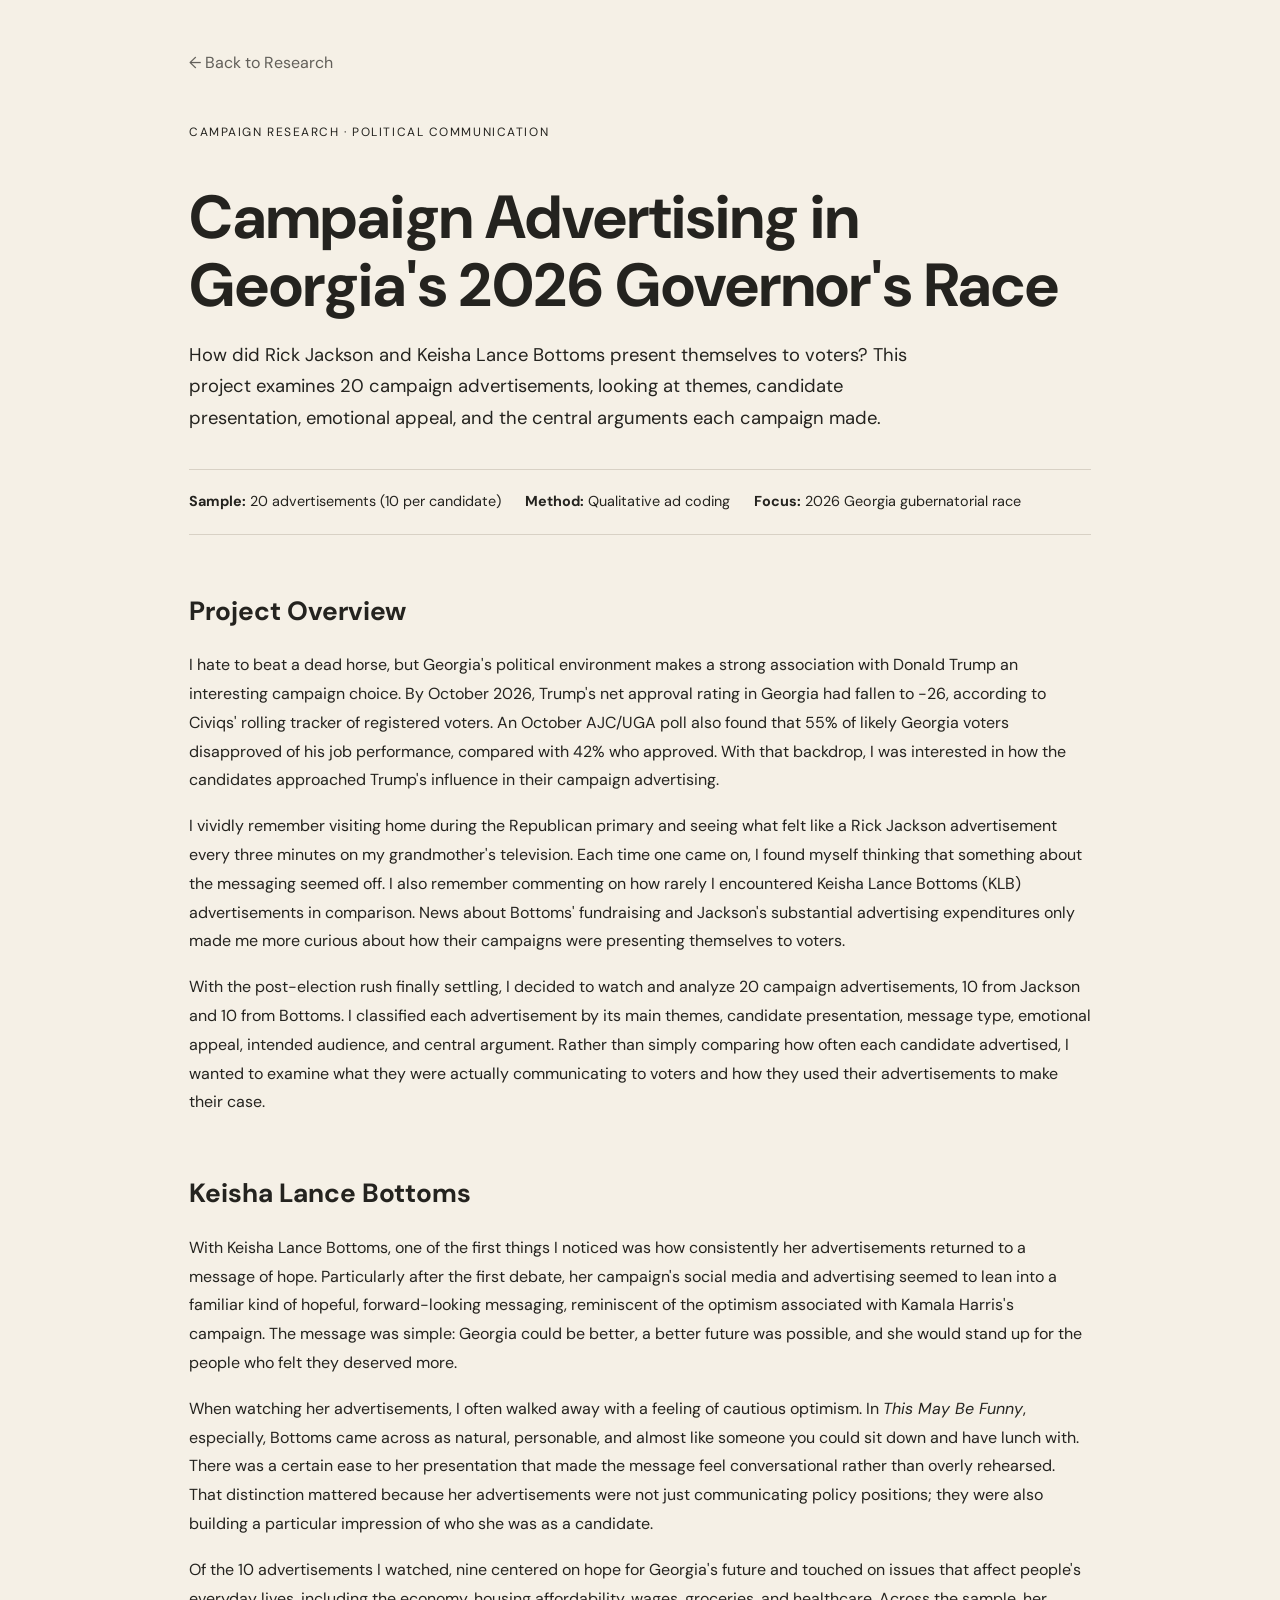
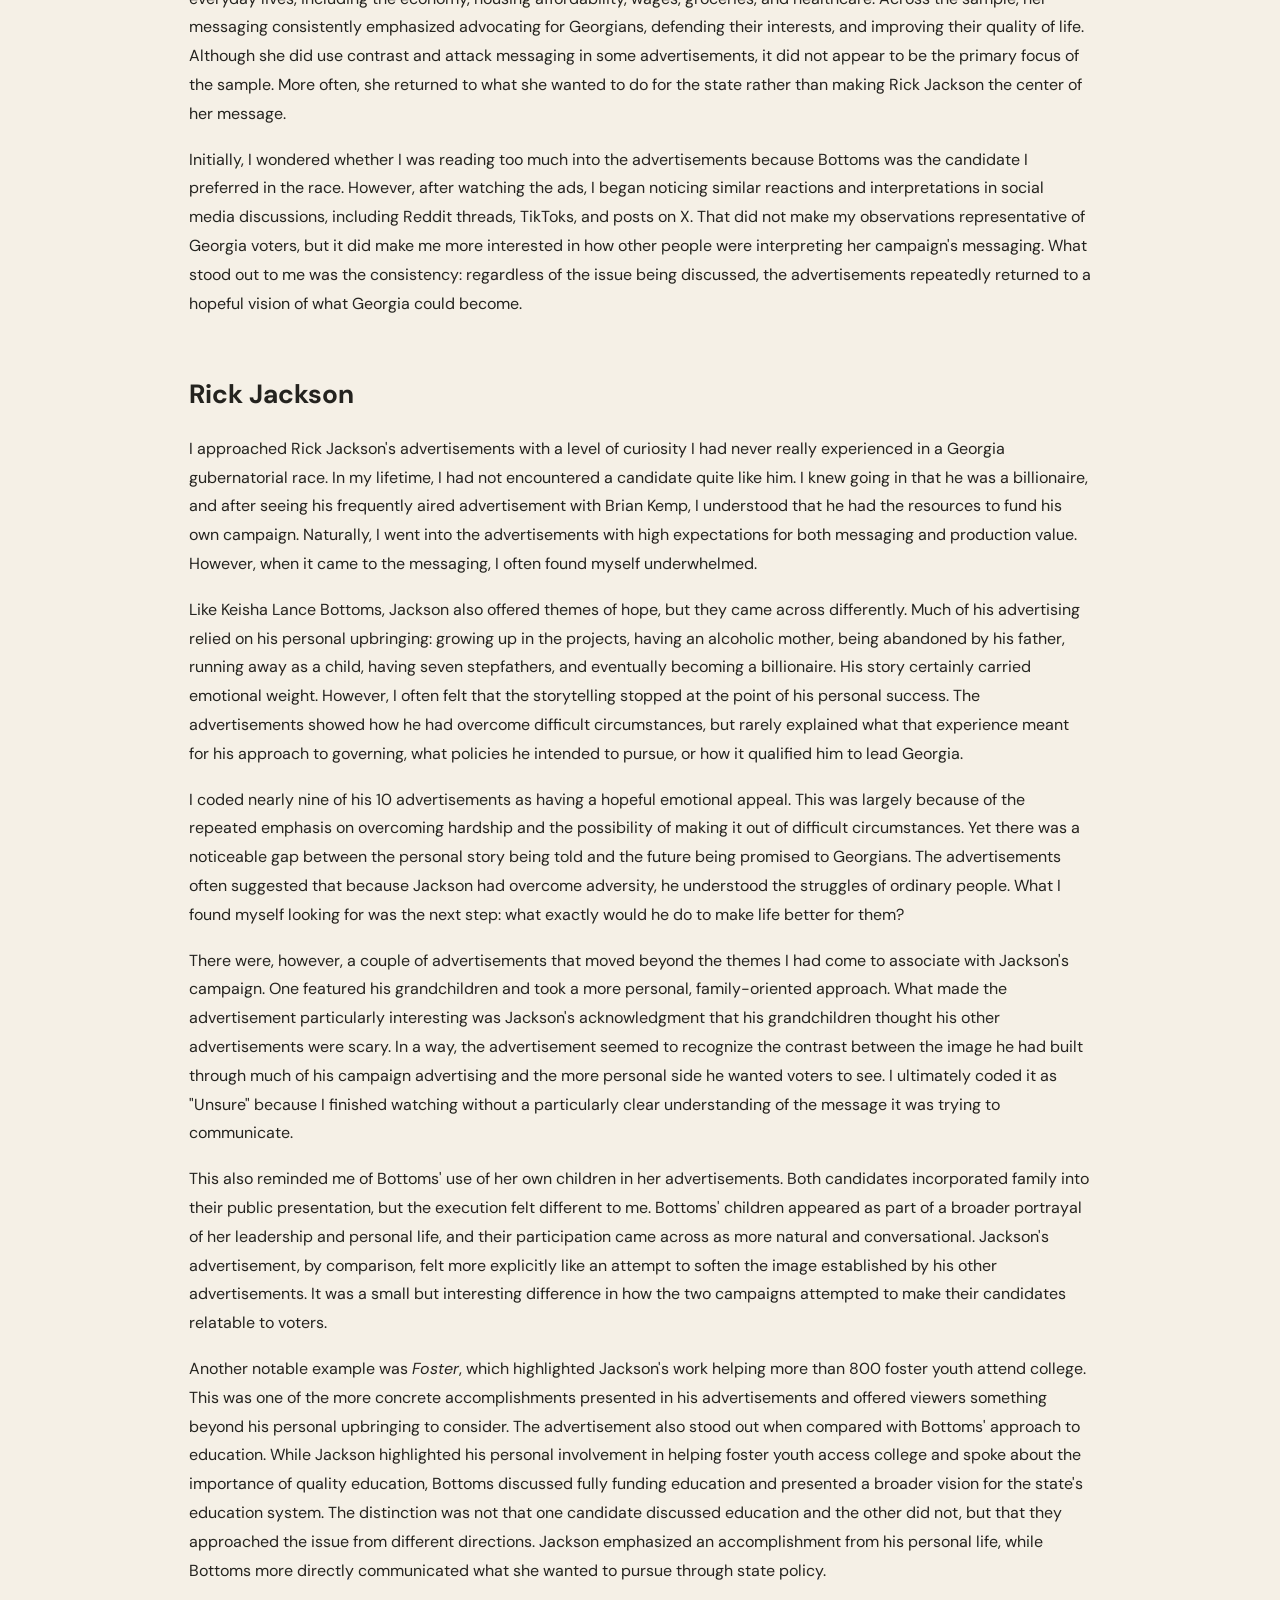
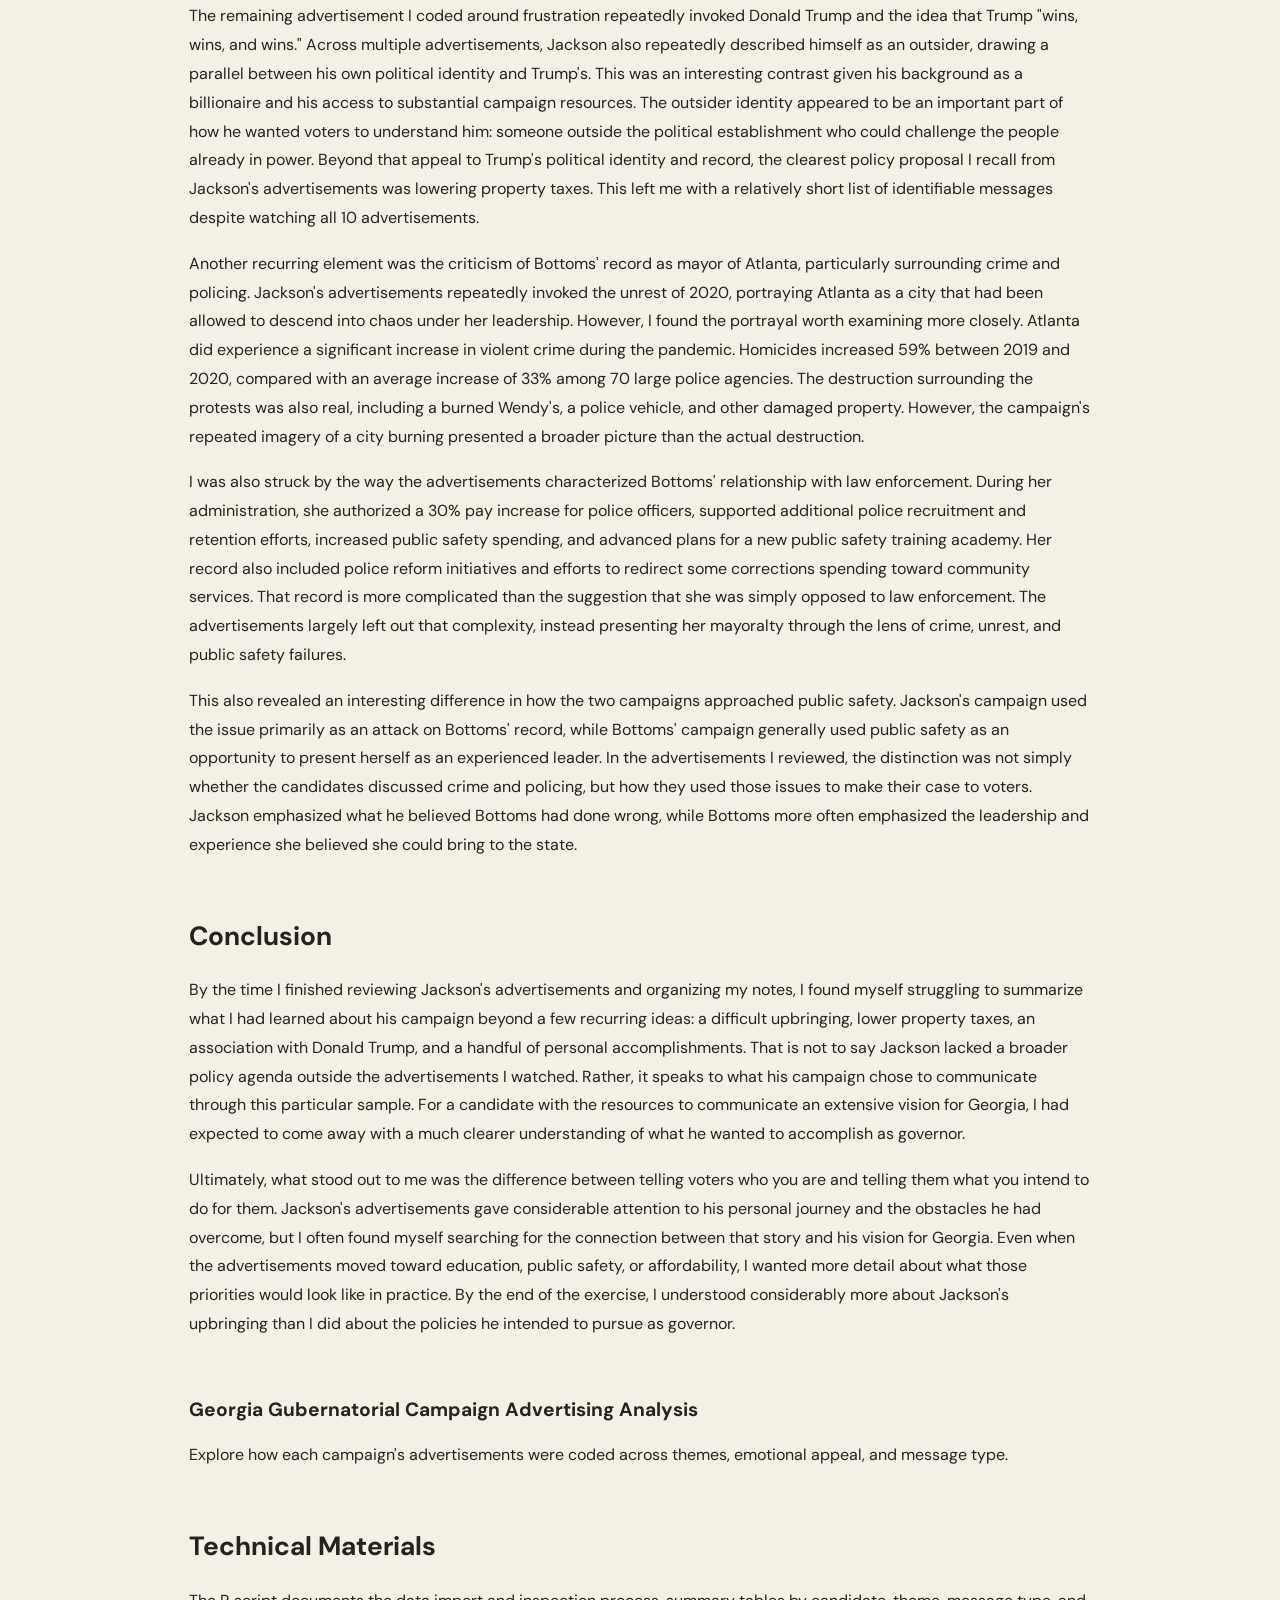
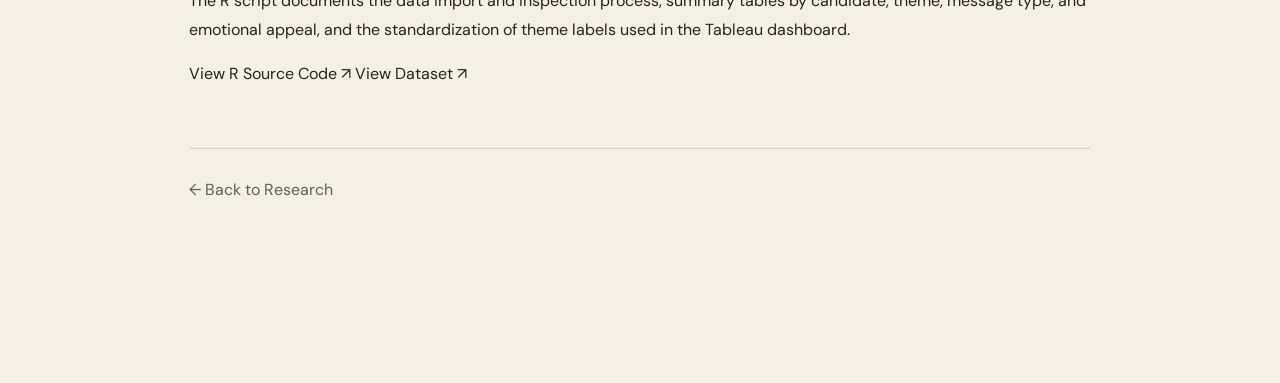
<file: projects/georgia-campaign-advertising.html>
<!DOCTYPE html>
<html lang="en">
<head>
  <meta charset="UTF-8">
  <meta name="viewport" content="width=device-width, initial-scale=1.0">
  <title>Campaign Advertising in Georgia's 2026 Governor's Race | In Context</title>
  <link rel="stylesheet" href="../styles.css">

  <style>
    .project-page {
      max-width: 950px;
      margin: 0 auto;
      padding: 50px 24px 90px;
    }

    .project-back {
      display: inline-block;
      margin-bottom: 35px;
      color: inherit;
      text-decoration: none;
      opacity: .7;
    }

    .project-label {
      font-size: .75rem;
      letter-spacing: .13em;
      text-transform: uppercase;
      margin-bottom: 15px;
    }

    .project-page h1 {
      font-size: clamp(2.2rem, 5vw, 3.8rem);
      line-height: 1.12;
      margin-bottom: 20px;
    }

    .project-deck {
      font-size: 1.15rem;
      line-height: 1.7;
      max-width: 760px;
      margin-bottom: 35px;
    }

    .project-meta {
      display: flex;
      flex-wrap: wrap;
      gap: 10px 24px;
      padding: 20px 0;
      margin: 25px 0 45px;
      border-top: 1px solid #d8d1c5;
      border-bottom: 1px solid #d8d1c5;
      font-size: .9rem;
    }

    .project-section {
      margin: 55px 0;
    }

    .project-section h2 {
      font-size: 1.65rem;
      margin-bottom: 18px;
    }

    .project-section h3 {
      font-size: 1.2rem;
      margin: 32px 0 12px;
    }

    .project-section p,
    .project-section li {
      font-size: 1rem;
      line-height: 1.8;
    }

    .project-section p {
      margin-bottom: 17px;
    }

    .project-section ul {
      padding-left: 24px;
    }

    .project-section li {
      margin-bottom: 8px;
    }

    .project-footer {
      border-top: 1px solid #d8d1c5;
      padding-top: 28px;
      margin-top: 60px;
    }

    @media (max-width: 600px) {
      .project-page {
        padding: 30px 18px 60px;
      }
    }
  </style>
</head>

<body>

  <main class="project-page">

    <a class="project-back" href="../projects.html">← Back to Research</a>

    <p class="project-label">Campaign Research · Political Communication</p>

    <h1>Campaign Advertising in Georgia's 2026 Governor's Race</h1>

    <p class="project-deck">
      How did Rick Jackson and Keisha Lance Bottoms present themselves
      to voters? This project examines 20 campaign advertisements,
      looking at themes, candidate presentation, emotional appeal,
      and the central arguments each campaign made.
    </p>

    <div class="project-meta">
      <span><strong>Sample:</strong> 20 advertisements (10 per candidate)</span>
      <span><strong>Method:</strong> Qualitative ad coding</span>
      <span><strong>Focus:</strong> 2026 Georgia gubernatorial race</span>
    </div>

    <section class="project-section">
      <h2>Project Overview</h2>

      <p>
        I hate to beat a dead horse, but Georgia's political environment
        makes a strong association with Donald Trump an interesting
        campaign choice. By October 2026, Trump's net approval rating
        in Georgia had fallen to -26, according to Civiqs' rolling
        tracker of registered voters. An October AJC/UGA poll also
        found that 55% of likely Georgia voters disapproved of his
        job performance, compared with 42% who approved. With that
        backdrop, I was interested in how the candidates approached
        Trump's influence in their campaign advertising.
      </p>

      <p>
        I vividly remember visiting home during the Republican primary
        and seeing what felt like a Rick Jackson advertisement every
        three minutes on my grandmother's television. Each time one
        came on, I found myself thinking that something about the
        messaging seemed off. I also remember commenting on how rarely
        I encountered Keisha Lance Bottoms (KLB) advertisements in
        comparison. News about Bottoms' fundraising and Jackson's
        substantial advertising expenditures only made me more curious
        about how their campaigns were presenting themselves to voters.
      </p>

      <p>
        With the post-election rush finally settling, I decided to
        watch and analyze 20 campaign advertisements, 10 from Jackson
        and 10 from Bottoms. I classified each advertisement by its
        main themes, candidate presentation, message type, emotional
        appeal, intended audience, and central argument. Rather than
        simply comparing how often each candidate advertised, I wanted
        to examine what they were actually communicating to voters
        and how they used their advertisements to make their case.
      </p>
    </section>

    <section class="project-section">
      <h2>Keisha Lance Bottoms</h2>

      <p>
        With Keisha Lance Bottoms, one of the first things I noticed
        was how consistently her advertisements returned to a message
        of hope. Particularly after the first debate, her campaign's
        social media and advertising seemed to lean into a familiar
        kind of hopeful, forward-looking messaging, reminiscent of
        the optimism associated with Kamala Harris's campaign. The
        message was simple: Georgia could be better, a better future
        was possible, and she would stand up for the people who felt
        they deserved more.
      </p>

      <p>
        When watching her advertisements, I often walked away with
        a feeling of cautious optimism. In <em>This May Be Funny</em>,
        especially, Bottoms came across as natural, personable, and
        almost like someone you could sit down and have lunch with.
        There was a certain ease to her presentation that made the
        message feel conversational rather than overly rehearsed.
        That distinction mattered because her advertisements were
        not just communicating policy positions; they were also
        building a particular impression of who she was as a candidate.
      </p>

      <p>
        Of the 10 advertisements I watched, nine centered on hope
        for Georgia's future and touched on issues that affect people's
        everyday lives, including the economy, housing affordability,
        wages, groceries, and healthcare. Across the sample, her
        messaging consistently emphasized advocating for Georgians,
        defending their interests, and improving their quality of
        life. Although she did use contrast and attack messaging in
        some advertisements, it did not appear to be the primary
        focus of the sample. More often, she returned to what she
        wanted to do for the state rather than making Rick Jackson
        the center of her message.
      </p>

      <p>
        Initially, I wondered whether I was reading too much into
        the advertisements because Bottoms was the candidate I
        preferred in the race. However, after watching the ads, I
        began noticing similar reactions and interpretations in social
        media discussions, including Reddit threads, TikToks, and
        posts on X. That did not make my observations representative
        of Georgia voters, but it did make me more interested in how
        other people were interpreting her campaign's messaging. What
        stood out to me was the consistency: regardless of the issue
        being discussed, the advertisements repeatedly returned to
        a hopeful vision of what Georgia could become.
      </p>
    </section>

    <section class="project-section">
      <h2>Rick Jackson</h2>

      <p>
        I approached Rick Jackson's advertisements with a level of
        curiosity I had never really experienced in a Georgia
        gubernatorial race. In my lifetime, I had not encountered
        a candidate quite like him. I knew going in that he was a
        billionaire, and after seeing his frequently aired
        advertisement with Brian Kemp, I understood that he had the
        resources to fund his own campaign. Naturally, I went into
        the advertisements with high expectations for both messaging
        and production value. However, when it came to the messaging,
        I often found myself underwhelmed.
      </p>

      <p>
        Like Keisha Lance Bottoms, Jackson also offered themes of
        hope, but they came across differently. Much of his
        advertising relied on his personal upbringing: growing up
        in the projects, having an alcoholic mother, being abandoned
        by his father, running away as a child, having seven
        stepfathers, and eventually becoming a billionaire. His story
        certainly carried emotional weight. However, I often felt
        that the storytelling stopped at the point of his personal
        success. The advertisements showed how he had overcome
        difficult circumstances, but rarely explained what that
        experience meant for his approach to governing, what policies
        he intended to pursue, or how it qualified him to lead Georgia.
      </p>

      <p>
        I coded nearly nine of his 10 advertisements as having a
        hopeful emotional appeal. This was largely because of the
        repeated emphasis on overcoming hardship and the possibility
        of making it out of difficult circumstances. Yet there was
        a noticeable gap between the personal story being told and
        the future being promised to Georgians. The advertisements
        often suggested that because Jackson had overcome adversity,
        he understood the struggles of ordinary people. What I found
        myself looking for was the next step: what exactly would he
        do to make life better for them?
      </p>

      <p>
        There were, however, a couple of advertisements that moved
        beyond the themes I had come to associate with Jackson's
        campaign. One featured his grandchildren and took a more
        personal, family-oriented approach. What made the advertisement
        particularly interesting was Jackson's acknowledgment that
        his grandchildren thought his other advertisements were scary.
        In a way, the advertisement seemed to recognize the contrast
        between the image he had built through much of his campaign
        advertising and the more personal side he wanted voters to
        see. I ultimately coded it as "Unsure" because I finished
        watching without a particularly clear understanding of the
        message it was trying to communicate.
      </p>

      <p>
        This also reminded me of Bottoms' use of her own children
        in her advertisements. Both candidates incorporated family
        into their public presentation, but the execution felt
        different to me. Bottoms' children appeared as part of a
        broader portrayal of her leadership and personal life, and
        their participation came across as more natural and
        conversational. Jackson's advertisement, by comparison, felt
        more explicitly like an attempt to soften the image established
        by his other advertisements. It was a small but interesting
        difference in how the two campaigns attempted to make their
        candidates relatable to voters.
      </p>

      <p>
        Another notable example was <em>Foster</em>, which highlighted
        Jackson's work helping more than 800 foster youth attend
        college. This was one of the more concrete accomplishments
        presented in his advertisements and offered viewers something
        beyond his personal upbringing to consider. The advertisement
        also stood out when compared with Bottoms' approach to
        education. While Jackson highlighted his personal involvement
        in helping foster youth access college and spoke about the
        importance of quality education, Bottoms discussed fully
        funding education and presented a broader vision for the
        state's education system. The distinction was not that one
        candidate discussed education and the other did not, but that
        they approached the issue from different directions. Jackson
        emphasized an accomplishment from his personal life, while
        Bottoms more directly communicated what she wanted to pursue
        through state policy.
      </p>

      <p>
        The remaining advertisement I coded around frustration
        repeatedly invoked Donald Trump and the idea that Trump
        "wins, wins, and wins." Across multiple advertisements,
        Jackson also repeatedly described himself as an outsider,
        drawing a parallel between his own political identity and
        Trump's. This was an interesting contrast given his background
        as a billionaire and his access to substantial campaign
        resources. The outsider identity appeared to be an important
        part of how he wanted voters to understand him: someone
        outside the political establishment who could challenge the
        people already in power. Beyond that appeal to Trump's
        political identity and record, the clearest policy proposal
        I recall from Jackson's advertisements was lowering property
        taxes. This left me with a relatively short list of
        identifiable messages despite watching all 10 advertisements.
      </p>

      <p>
        Another recurring element was the criticism of Bottoms'
        record as mayor of Atlanta, particularly surrounding crime
        and policing. Jackson's advertisements repeatedly invoked
        the unrest of 2020, portraying Atlanta as a city that had
        been allowed to descend into chaos under her leadership.
        However, I found the portrayal worth examining more closely.
        Atlanta did experience a significant increase in violent
        crime during the pandemic. Homicides increased 59% between
        2019 and 2020, compared with an average increase of 33% among
        70 large police agencies. The destruction surrounding the
        protests was also real, including a burned Wendy's, a police
        vehicle, and other damaged property. However, the campaign's
        repeated imagery of a city burning presented a broader picture
        than the actual destruction.
      </p>

      <p>
        I was also struck by the way the advertisements characterized
        Bottoms' relationship with law enforcement. During her
        administration, she authorized a 30% pay increase for police
        officers, supported additional police recruitment and
        retention efforts, increased public safety spending, and
        advanced plans for a new public safety training academy.
        Her record also included police reform initiatives and efforts
        to redirect some corrections spending toward community
        services. That record is more complicated than the suggestion
        that she was simply opposed to law enforcement. The
        advertisements largely left out that complexity, instead
        presenting her mayoralty through the lens of crime, unrest,
        and public safety failures.
      </p>

      <p>
        This also revealed an interesting difference in how the two
        campaigns approached public safety. Jackson's campaign used
        the issue primarily as an attack on Bottoms' record, while
        Bottoms' campaign generally used public safety as an
        opportunity to present herself as an experienced leader. In
        the advertisements I reviewed, the distinction was not simply
        whether the candidates discussed crime and policing, but how
        they used those issues to make their case to voters. Jackson
        emphasized what he believed Bottoms had done wrong, while
        Bottoms more often emphasized the leadership and experience
        she believed she could bring to the state.
      </p>
    </section>

    <section class="project-section">
      <h2>Conclusion</h2>

      <p>
        By the time I finished reviewing Jackson's advertisements
        and organizing my notes, I found myself struggling to
        summarize what I had learned about his campaign beyond a few
        recurring ideas: a difficult upbringing, lower property taxes,
        an association with Donald Trump, and a handful of personal
        accomplishments. That is not to say Jackson lacked a broader
        policy agenda outside the advertisements I watched. Rather,
        it speaks to what his campaign chose to communicate through
        this particular sample. For a candidate with the resources
        to communicate an extensive vision for Georgia, I had expected
        to come away with a much clearer understanding of what he
        wanted to accomplish as governor.
      </p>

      <p>
        Ultimately, what stood out to me was the difference between
        telling voters who you are and telling them what you intend
        to do for them. Jackson's advertisements gave considerable
        attention to his personal journey and the obstacles he had
        overcome, but I often found myself searching for the
        connection between that story and his vision for Georgia.
        Even when the advertisements moved toward education, public
        safety, or affordability, I wanted more detail about what
        those priorities would look like in practice. By the end of
        the exercise, I understood considerably more about Jackson's
        upbringing than I did about the policies he intended to
        pursue as governor.
      </p>
      <section class="project-section">
      
     <div class="dashboard">
  <h3>Georgia Gubernatorial Campaign Advertising Analysis</h3>
  <p>
    Explore how each campaign's advertisements were coded
    across themes, emotional appeal, and message type.
  </p>

  <div class="dashboard-frame">
    <div class='tableauPlaceholder' id='viz1794517795736' style='position: relative'>
      <noscript>
        <a href='#'>
          <img alt='Dashboard 1'
            src='https://public.tableau.com/static/images/Ge/GeorgiaGubernatorialCampaignAdvertisingAnalysis/Dashboard1/1_rss.png'
            style='border: none' />
        </a>
      </noscript>

      <object class='tableauViz' style='display:none;'>
        <param name='host_url' value='https%3A%2F%2Fpublic.tableau.com%2F' />
        <param name='embed_code_version' value='3' />
        <param name='site_root' value='' />
        <param name='name' value='GeorgiaGubernatorialCampaignAdvertisingAnalysis/Dashboard1' />
        <param name='tabs' value='no' />
        <param name='toolbar' value='yes' />
        <param name='static_image' value='https://public.tableau.com/static/images/Ge/GeorgiaGubernatorialCampaignAdvertisingAnalysis/Dashboard1/1.png' />
        <param name='animate_transition' value='yes' />
        <param name='display_static_image' value='yes' />
        <param name='display_spinner' value='yes' />
        <param name='display_overlay' value='yes' />
        <param name='display_count' value='yes' />
        <param name='language' value='en-US' />
      </object>
    </div>
  </div>

  <script type='text/javascript'>
    var divElement = document.getElementById('viz1794517795736');
    var vizElement = divElement.getElementsByTagName('object')[0];

    vizElement.style.width = '100%';
    vizElement.style.height = '850px';

    var scriptElement = document.createElement('script');
    scriptElement.src = 'https://public.tableau.com/javascripts/api/viz_v1.js';
    vizElement.parentNode.insertBefore(scriptElement, vizElement);
  </script>
</div>
    </section>
<section class="project-section">
      <h2>Technical Materials</h2>

     <p>
  The R script documents the data import and inspection process,
  summary tables by candidate, theme, message type, and emotional
  appeal, and the standardization of theme labels used in the
  Tableau dashboard.
</p>

      <a class="technical-link"
         href="https://github.com/amarecwoods/amarecwoods.github.io/blob/main/code/georgia-campaign-advertising.R"
         target="_blank"
         rel="noopener noreferrer">
        View R Source Code ↗
      </a>
  <a class="technical-link"
   href="https://github.com/amarecwoods/amarecwoods.github.io/blob/main/projects/data%20/georgia-campaign-advertising.csv"
   target="_blank"
   rel="noopener noreferrer">
  View Dataset ↗
</a>
    </section>

    <div class="project-footer">
      <a class="project-back" href="../projects.html">← Back to Research</a>
    </div>
  </main>

</body>
</html>
</file>
<file: styles.css>
@import url('https://fonts.googleapis.com/css2?family=DM+Mono:wght@400;500&family=DM+Sans:wght@400;500;600;700&family=Playfair+Display:ital,wght@0,500;0,600;0,700;1,500;1,600&display=swap');

:root {
  --paper: #f5f0e6; --paper-deep: #ebe3d5; --ink: #24231f;
  --muted: #716c62; --line: #d8d0c2; --accent: #9b4938; --white: #fffdf8;
  --serif: 'Playfair Display', Georgia, serif; --sans: 'DM Sans', Arial, sans-serif;
  --mono: 'DM Mono', monospace;
}
* { box-sizing: border-box; }
html { scroll-behavior: smooth; }
body { margin: 0; background: var(--paper); color: var(--ink); font-family: var(--sans); line-height: 1.65; }
a { color: inherit; text-decoration: none; }
a:focus-visible { outline: 2px solid var(--accent); outline-offset: 4px; }
.wrap { width: min(1100px, calc(100% - 48px)); margin-inline: auto; }
.site-header { min-height: 82px; padding: 0 max(24px, calc((100vw - 1100px) / 2)); display: flex; align-items: center; justify-content: space-between; border-bottom: 1px solid var(--line); }
.wordmark { font-size: 1rem; letter-spacing: .13em; font-weight: 700; }
.wordmark span { color: var(--accent); }
nav { display: flex; gap: 26px; font-size: .86rem; flex-wrap: wrap; }
nav a { color: var(--muted); }
nav a:hover, nav a[aria-current="page"] { color: var(--ink); }
.hero { padding-top: clamp(76px, 12vw, 150px); padding-bottom: 64px; }
.eyebrow, .project-index, .hero-note, .tag-list, .meta { font-family: var(--mono); text-transform: uppercase; letter-spacing: .08em; font-size: .68rem; color: var(--muted); }
.hero h1 { max-width: 900px; margin: 25px 0 24px; font: 500 clamp(2.8rem, 7vw, 5.7rem)/1.08 var(--serif); letter-spacing: -.045em; }
.hero h1 em { color: var(--accent); font-weight: 500; }
.hero-copy { max-width: 510px; color: var(--muted); font-size: 1.08rem; }
.text-link { display: inline-flex; gap: 12px; align-items: center; margin-top: 18px; padding-bottom: 4px; border-bottom: 1px solid var(--accent); color: var(--accent); font-size: .9rem; font-weight: 600; }
.text-link:hover { gap: 18px; }
.hero-note { display: flex; justify-content: space-between; gap: 20px; border-top: 1px solid var(--line); margin-top: 100px; padding-top: 14px; }
.section { padding-top: 55px; padding-bottom: 100px; }
.section-heading { display: flex; align-items: center; justify-content: space-between; border-bottom: 1px solid var(--line); padding-bottom: 14px; }
.section-heading .eyebrow { margin: 0; }
.small-link { margin: 0; font-size: .78rem; }
.project-grid { display: grid; grid-template-columns: repeat(2, minmax(0, 1fr)); gap: 22px; margin-top: 24px; }
.project-card { background: var(--white); border: 1px solid var(--line); padding: clamp(24px, 4vw, 38px); min-height: 330px; display: flex; flex-direction: column; align-items: flex-start; }
.project-card h2 { font: 500 clamp(1.65rem, 3vw, 2.25rem)/1.18 var(--serif); margin: 22px 0 12px; }
.project-card p:not(.project-index) { color: var(--muted); max-width: 470px; margin-top: 0; }
.project-card .text-link { margin-top: auto; }
.tag-list { display: flex; flex-wrap: wrap; gap: 8px; margin: 14px 0 20px; }
.tag-list span { border: 1px solid var(--line); padding: 4px 8px; }
.closing-band { background: var(--paper-deep); border-block: 1px solid var(--line); }
.closing-inner { padding-block: 48px 56px; }
.closing-inner p:last-child { max-width: 760px; font: 500 clamp(1.5rem, 3vw, 2.4rem)/1.3 var(--serif); margin: 14px 0 0; }
.site-footer { min-height: 100px; display: flex; justify-content: space-between; align-items: center; gap: 20px; color: var(--muted); font-size: .78rem; }
.site-footer .wordmark { color: var(--ink); }
.page-hero { padding-top: 75px; padding-bottom: 45px; border-bottom: 1px solid var(--line); }
.page-hero h1 { font: 500 clamp(2.6rem, 6vw, 4.5rem)/1.1 var(--serif); letter-spacing: -.035em; margin: 18px 0; }
.page-hero .lede { max-width: 700px; color: var(--muted); font-size: 1.08rem; }
.content { max-width: 780px; padding-block: 45px 90px; }
.content h2 { font: 500 1.8rem/1.2 var(--serif); margin-top: 42px; }
.content p { color: #4e4a43; }
.content ul { padding-left: 1.2rem; color: #4e4a43; }
.project-detail { padding-block: 36px 90px; }
.project-detail .content { padding-top: 0; }
.dashboard-placeholder { border: 1px dashed #b7aa97; background: #eee7da; padding: 30px; margin: 28px 0; color: var(--muted); }
.dashboard-placeholder strong { display: block; color: var(--ink); font-family: var(--mono); font-size: .72rem; letter-spacing: .07em; text-transform: uppercase; margin-bottom: 8px; }
.note { font-size: .9rem; color: var(--muted); }
.link-list { list-style: none; padding: 0 !important; margin: 22px 0; }
.link-list li { border-top: 1px solid var(--line); padding: 18px 0; }
.link-list li:last-child { border-bottom: 1px solid var(--line); }
.link-list a { color: var(--accent); font-weight: 600; }
.link-list p { margin: 5px 0 0; }
.social-grid { display: grid; grid-template-columns: repeat(3, minmax(0, 1fr)); gap: 16px; margin-top: 22px; }
.social-card { background: var(--white); border: 1px solid var(--line); padding: 24px; }
.social-card h3 { font: 500 1.35rem/1.2 var(--serif); margin: 0 0 8px; }
.social-card p { color: var(--muted); font-size: .92rem; }
@media (max-width: 700px) {
  .site-header { min-height: 72px; flex-wrap: wrap; gap: 12px; padding-block: 15px; }
  nav { gap: 16px; }
  .hero-note { flex-direction: column; margin-top: 65px; }
  .project-grid, .social-grid { grid-template-columns: 1fr; }
  .site-footer { padding-block: 24px; flex-wrap: wrap; }
}
</file>
